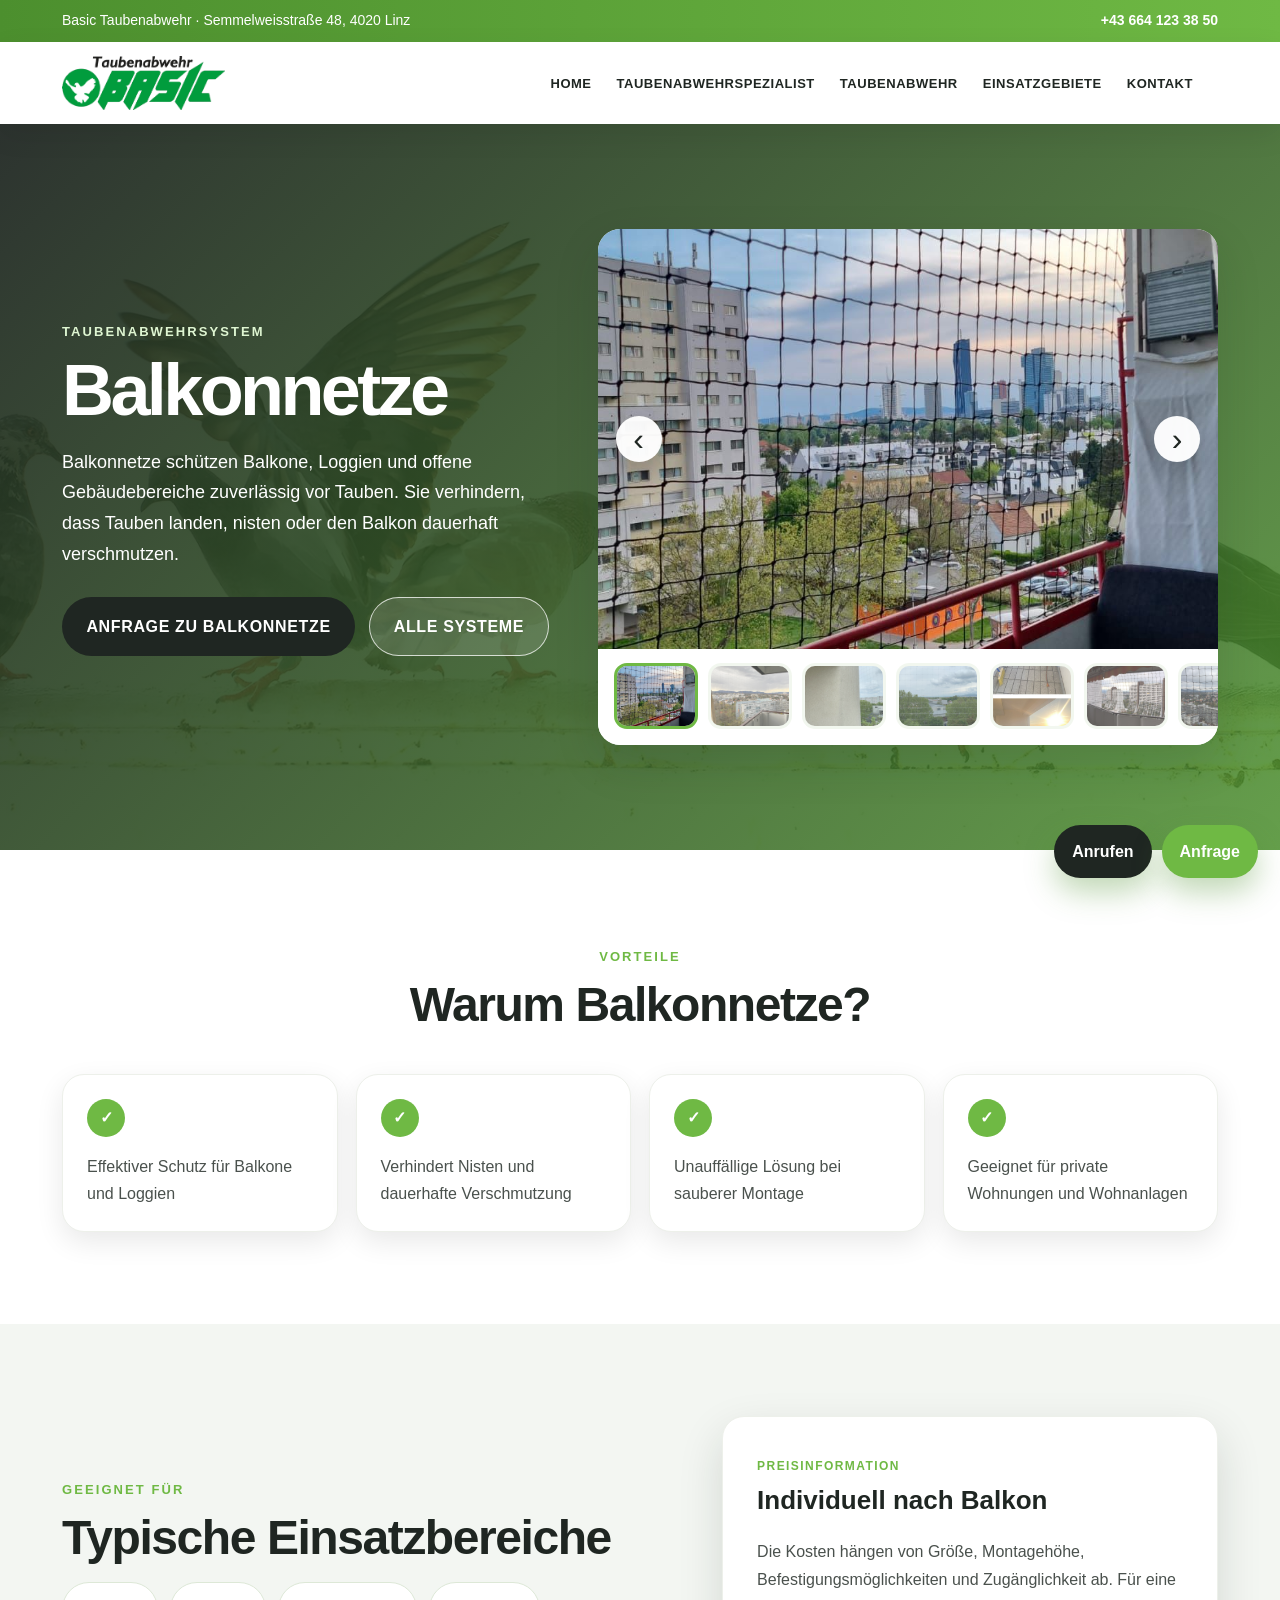
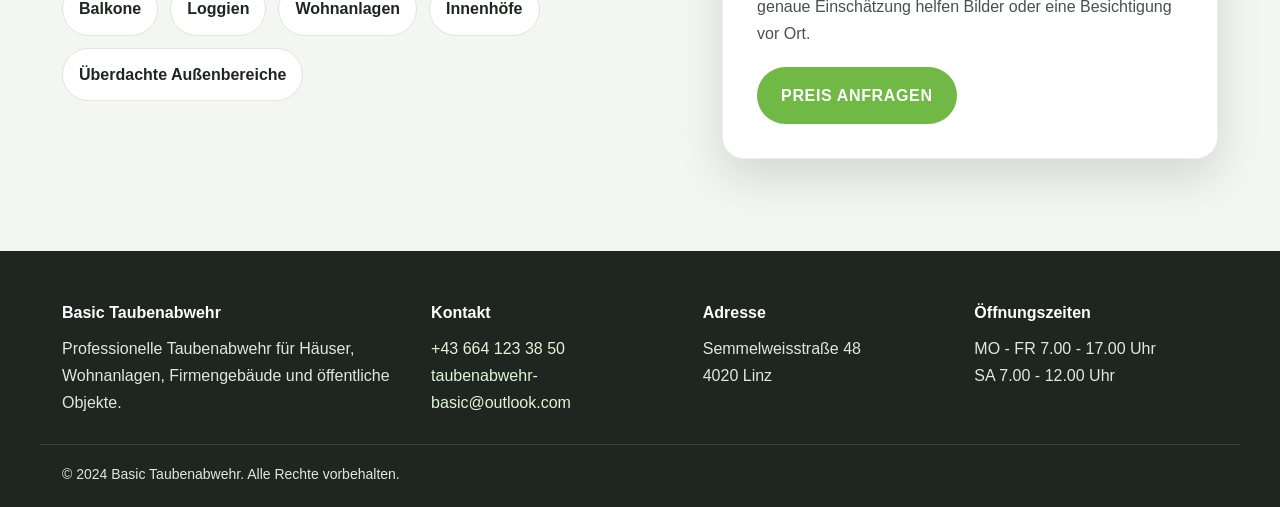
<file: balkonnetze.html>
<!DOCTYPE html>
<html lang="de">
<head>
    <meta charset="UTF-8">
    <meta name="viewport" content="width=device-width, initial-scale=1.0">
    <meta name="description" content="Balkonnetze als professionelle Taubenabwehr in Oberösterreich.">
    <title>Balkonnetze - Basic Taubenabwehr</title>
    <link rel="stylesheet" href="styles.css">
</head>

<body>
<header>
    <div class="header-top">
        <div class="container header-top-inner">
            <span class="notranslate">Basic Taubenabwehr · Semmelweisstraße 48, 4020 Linz</span>
            <a class="notranslate" href="tel:+436641233850">+43 664 123 38 50</a>
        </div>
    </div>

    <nav class="navbar">
        <div class="container nav-container">
            <a class="logo" href="index.html" aria-label="Zur Startseite">
                <img src="img/logo.png" alt="Basic Taubenabwehr Logo">
            </a>

            <button class="mobile-toggle" aria-label="Menü öffnen" type="button">
                <span></span>
                <span></span>
                <span></span>
            </button>

            <ul class="nav-menu">
                <li><a href="index.html" data-page="index.html">Home</a></li>
                <li><a href="ueber-uns.html" data-page="ueber-uns.html">Taubenabwehrspezialist</a></li>

                <li class="dropdown">
                    <a href="taubenabwehr.html" data-page="taubenabwehr.html">Taubenabwehr</a>
                    <ul class="dropdown-menu">
                        <li><a href="spikes.html" data-page="spikes.html">Spikes</a></li>
                        <li><a href="spanndrahtsysteme.html" data-page="spanndrahtsysteme.html">Spanndrahtsysteme</a></li>
                        <li><a href="netze.html" data-page="netze.html">Netze</a></li>
                        <li><a href="balkonnetze.html" data-page="balkonnetze.html">Balkonnetze</a></li>
                        <li><a href="pv-anlagen.html" data-page="pv-anlagen.html">PV-Anlagen</a></li>
                        <li><a href="elektrosysteme.html" data-page="elektrosysteme.html">Elektrosysteme</a></li>
                        <li><a href="ultraschall.html" data-page="ultraschall.html">Ultraschall</a></li>
                    </ul>
                </li>

                <li><a href="einsatzgebiete.html" data-page="einsatzgebiete.html">Einsatzgebiete</a></li>
                <li><a href="kontakt.html" data-page="kontakt.html">Kontakt</a></li>

                <li class="language-item">
                    <div class="gtranslate_wrapper"></div>
                </li>
            </ul>
        </div>
    </nav>
</header>

<main>
    <section class="detail-hero">
        <div class="container detail-grid">
            <div class="reveal">
                <span class="eyebrow light">Taubenabwehrsystem</span>
                <h1>Balkonnetze</h1>
                <p>
                    Balkonnetze schützen Balkone, Loggien und offene Gebäudebereiche zuverlässig vor Tauben.
                    Sie verhindern, dass Tauben landen, nisten oder den Balkon dauerhaft verschmutzen.
                </p>

                <div class="hero-actions">
                    <a class="btn-primary" href="kontakt.html?system=Balkonnetze">Anfrage zu Balkonnetze</a>
                    <a class="btn-ghost" href="taubenabwehr.html">Alle Systeme</a>
                </div>
            </div>

            <div class="system-slider reveal balkonnetze-slider" data-slider>
                <div class="slides">
                    <div class="slide active">
                        <img src="img/balkonnetze/balkonnetze-1.png" alt="Balkonnetze Beispiel 1">
                    </div>

                    <div class="slide">
                        <img src="img/balkonnetze/balkonnetze-2.png" alt="Balkonnetze Beispiel 2">
                    </div>

                    <div class="slide">
                        <img src="img/balkonnetze/balkonnetze-3.png" alt="Balkonnetze Beispiel 3">
                    </div>

                    <div class="slide">
                        <img src="img/balkonnetze/balkonnetze-4.png" alt="Balkonnetze Beispiel 4">
                    </div>

                    <div class="slide">
                        <img src="img/balkonnetze/balkonnetze-5.png" alt="Balkonnetze Beispiel 5">
                    </div>

                    <div class="slide">
                        <img src="img/balkonnetze/balkonnetze-6.png" alt="Balkonnetze Beispiel 6">
                    </div>

                    <div class="slide">
                        <img src="img/balkonnetze/balkonnetze-7.png" alt="Balkonnetze Beispiel 7">
                    </div>

                    <div class="slide">
                        <img src="img/balkonnetze/balkonnetze-8.png" alt="Balkonnetze Beispiel 8">
                    </div>

                    <div class="slide">
                        <img src="img/balkonnetze/balkonnetze-9.png" alt="Balkonnetze Beispiel 9">
                    </div>

                    <div class="slide">
                        <img src="img/balkonnetze/balkonnetze-10.png" alt="Balkonnetze Beispiel 10">
                    </div>

                    <div class="slide">
                        <img src="img/balkonnetze/balkonnetze-11.png" alt="Balkonnetze Beispiel 11">
                    </div>

                    <div class="slide">
                        <img src="img/balkonnetze/balkonnetze-12.png" alt="Balkonnetze Beispiel 12">
                    </div>

                    <div class="slide">
                        <img src="img/balkonnetze/balkonnetze-13.png" alt="Balkonnetze Beispiel 13">
                    </div>

                    <div class="slide">
                        <img src="img/balkonnetze/balkonnetze-14.png" alt="Balkonnetze Beispiel 14">
                    </div>
                </div>

                <button class="slider-btn prev" type="button" aria-label="Vorheriges Bild">‹</button>
                <button class="slider-btn next" type="button" aria-label="Nächstes Bild">›</button>

                <div class="slider-thumbs">
                    <button class="thumb active" data-slide="0" type="button">
                        <img src="img/balkonnetze/balkonnetze-1.png" alt="Balkonnetze Vorschaubild 1">
                    </button>

                    <button class="thumb" data-slide="1" type="button">
                        <img src="img/balkonnetze/balkonnetze-2.png" alt="Balkonnetze Vorschaubild 2">
                    </button>

                    <button class="thumb" data-slide="2" type="button">
                        <img src="img/balkonnetze/balkonnetze-3.png" alt="Balkonnetze Vorschaubild 3">
                    </button>

                    <button class="thumb" data-slide="3" type="button">
                        <img src="img/balkonnetze/balkonnetze-4.png" alt="Balkonnetze Vorschaubild 4">
                    </button>

                    <button class="thumb" data-slide="4" type="button">
                        <img src="img/balkonnetze/balkonnetze-5.png" alt="Balkonnetze Vorschaubild 5">
                    </button>

                    <button class="thumb" data-slide="5" type="button">
                        <img src="img/balkonnetze/balkonnetze-6.png" alt="Balkonnetze Vorschaubild 6">
                    </button>

                    <button class="thumb" data-slide="6" type="button">
                        <img src="img/balkonnetze/balkonnetze-7.png" alt="Balkonnetze Vorschaubild 7">
                    </button>

                    <button class="thumb" data-slide="7" type="button">
                        <img src="img/balkonnetze/balkonnetze-8.png" alt="Balkonnetze Vorschaubild 8">
                    </button>

                    <button class="thumb" data-slide="8" type="button">
                        <img src="img/balkonnetze/balkonnetze-9.png" alt="Balkonnetze Vorschaubild 9">
                    </button>

                    <button class="thumb" data-slide="9" type="button">
                        <img src="img/balkonnetze/balkonnetze-10.png" alt="Balkonnetze Vorschaubild 10">
                    </button>

                    <button class="thumb" data-slide="10" type="button">
                        <img src="img/balkonnetze/balkonnetze-11.png" alt="Balkonnetze Vorschaubild 11">
                    </button>

                    <button class="thumb" data-slide="11" type="button">
                        <img src="img/balkonnetze/balkonnetze-12.png" alt="Balkonnetze Vorschaubild 12">
                    </button>

                    <button class="thumb" data-slide="12" type="button">
                        <img src="img/balkonnetze/balkonnetze-13.png" alt="Balkonnetze Vorschaubild 13">
                    </button>

                    <button class="thumb" data-slide="13" type="button">
                        <img src="img/balkonnetze/balkonnetze-14.png" alt="Balkonnetze Vorschaubild 14">
                    </button>
                </div>
            </div>
        </div>
    </section>

    <section class="section-padding">
        <div class="container">
            <div class="section-heading reveal">
                <span class="eyebrow">Vorteile</span>
                <h2>Warum Balkonnetze?</h2>
            </div>

            <div class="benefits-grid">
                <div class="benefit-card reveal">
                    <span>✓</span>
                    <p>Effektiver Schutz für Balkone und Loggien</p>
                </div>

                <div class="benefit-card reveal">
                    <span>✓</span>
                    <p>Verhindert Nisten und dauerhafte Verschmutzung</p>
                </div>

                <div class="benefit-card reveal">
                    <span>✓</span>
                    <p>Unauffällige Lösung bei sauberer Montage</p>
                </div>

                <div class="benefit-card reveal">
                    <span>✓</span>
                    <p>Geeignet für private Wohnungen und Wohnanlagen</p>
                </div>
            </div>
        </div>
    </section>

    <section class="section-padding muted">
        <div class="container split-layout">
            <div class="reveal">
                <span class="eyebrow">Geeignet für</span>
                <h2>Typische Einsatzbereiche</h2>

                <ul class="pill-list">
                    <li>Balkone</li>
                    <li>Loggien</li>
                    <li>Wohnanlagen</li>
                    <li>Innenhöfe</li>
                    <li>Überdachte Außenbereiche</li>
                </ul>
            </div>

            <div class="price-box reveal">
                <span>Preisinformation</span>
                <h3>Individuell nach Balkon</h3>
                <p>
                    Die Kosten hängen von Größe, Montagehöhe, Befestigungsmöglichkeiten und Zugänglichkeit ab.
                    Für eine genaue Einschätzung helfen Bilder oder eine Besichtigung vor Ort.
                </p>
                <a class="btn-secondary" href="kontakt.html?system=Balkonnetze">Preis anfragen</a>
            </div>
        </div>
    </section>
</main>

<div class="sticky-actions">
    <a class="notranslate" href="tel:+436641233850" aria-label="Jetzt anrufen">Anrufen</a>
    <a href="kontakt.html" aria-label="Anfrage senden">Anfrage</a>
</div>

<footer>
    <div class="container footer-grid">
        <div>
            <strong>Basic Taubenabwehr</strong>
            <p>Professionelle Taubenabwehr für Häuser, Wohnanlagen, Firmengebäude und öffentliche Objekte.</p>
        </div>

        <div>
            <strong>Kontakt</strong>
            <p>
                <a class="notranslate" href="tel:+436641233850">+43 664 123 38 50</a><br>
                <a class="notranslate" href="mailto:taubenabwehr-basic@outlook.com">taubenabwehr-basic@outlook.com</a>
            </p>
        </div>

        <div>
            <strong>Adresse</strong>
            <p class="notranslate">
                Semmelweisstraße 48<br>
                4020 Linz
            </p>
        </div>

        <div>
            <strong>Öffnungszeiten</strong>
            <p>
                MO - FR 7.00 - 17.00 Uhr<br>
                SA 7.00 - 12.00 Uhr
            </p>
        </div>
    </div>

    <div class="container footer-bottom">
        <p>&copy; 2024 Basic Taubenabwehr. Alle Rechte vorbehalten.</p>
    </div>
</footer>

<script>
    window.gtranslateSettings = {
        default_language: "de",
        native_language_names: true,
        detect_browser_language: false,
        languages: ["de", "en", "bs"],
        wrapper_selector: ".gtranslate_wrapper",
        switcher_horizontal_position: "inline",
        flag_style: "3d"
    };
</script>
<script src="https://cdn.gtranslate.net/widgets/latest/flags.js" defer></script>
<script src="script.js"></script>
</body>
</html>
</file>
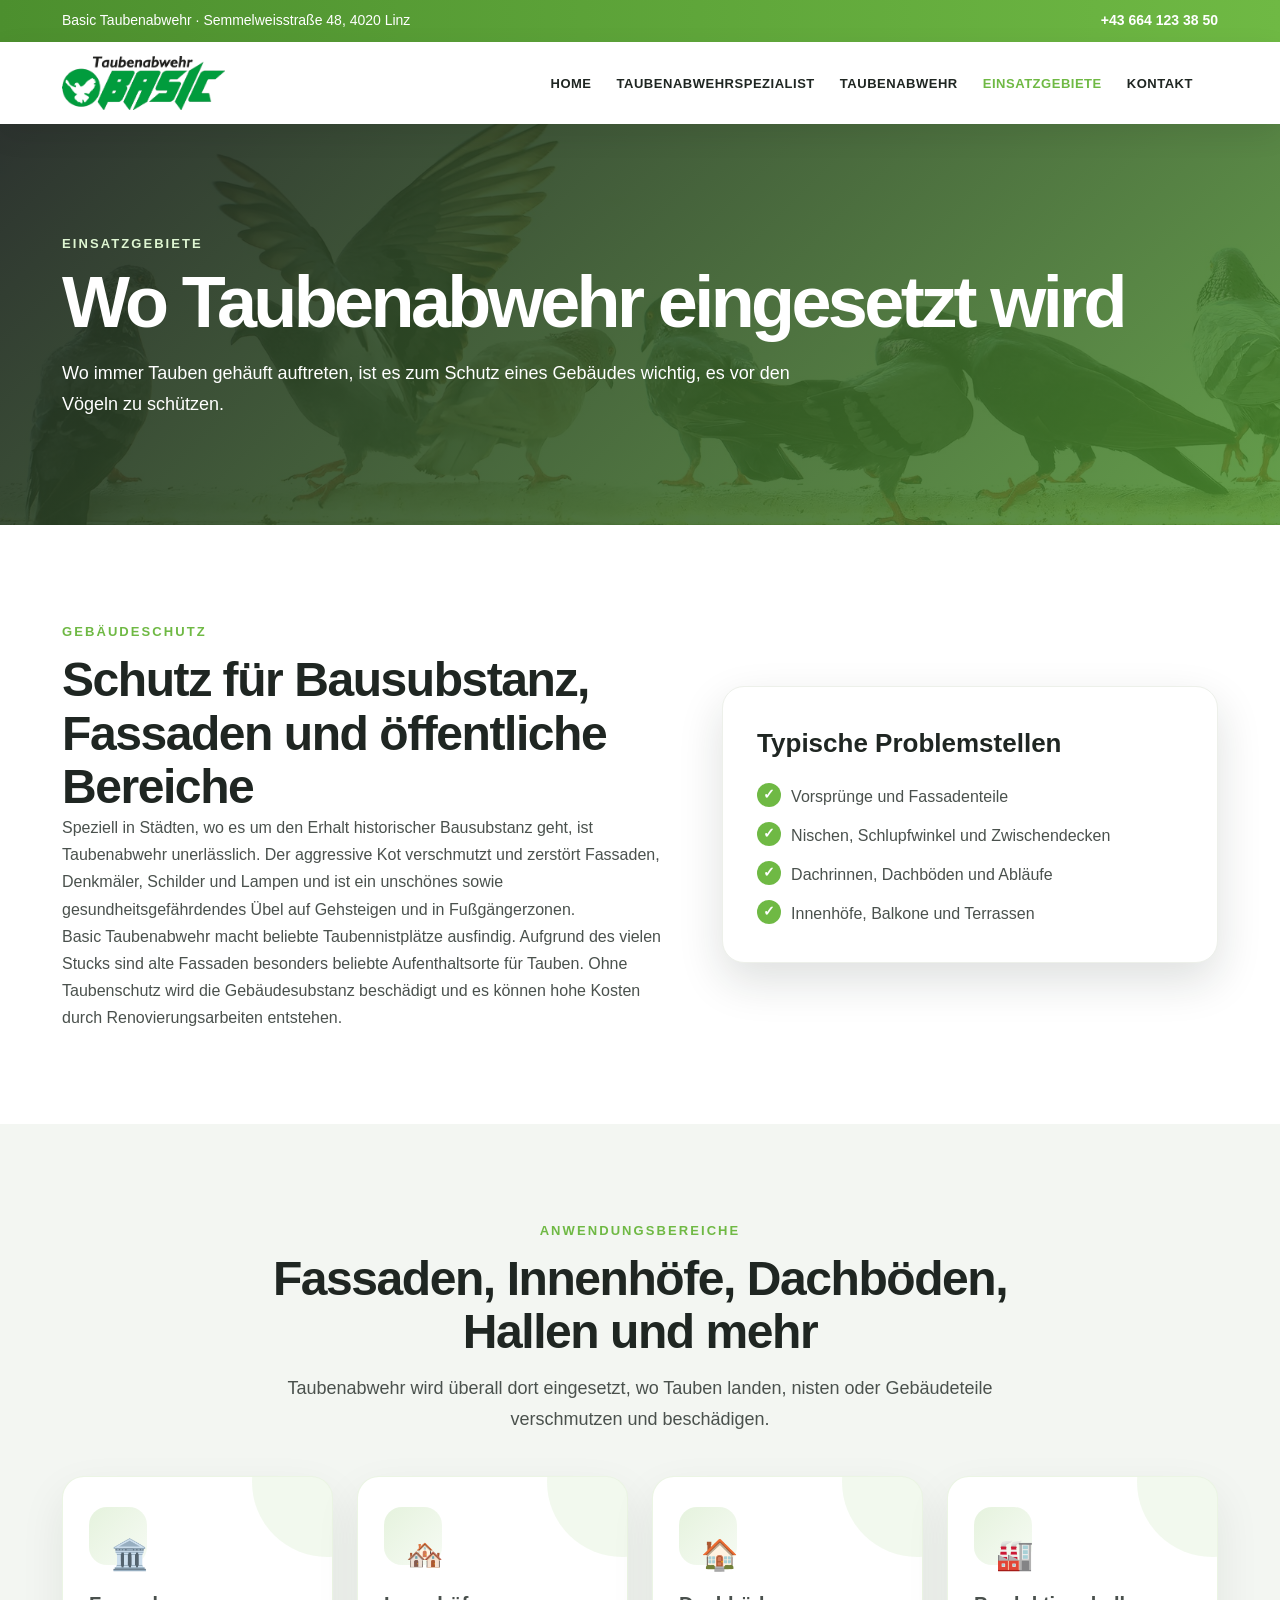
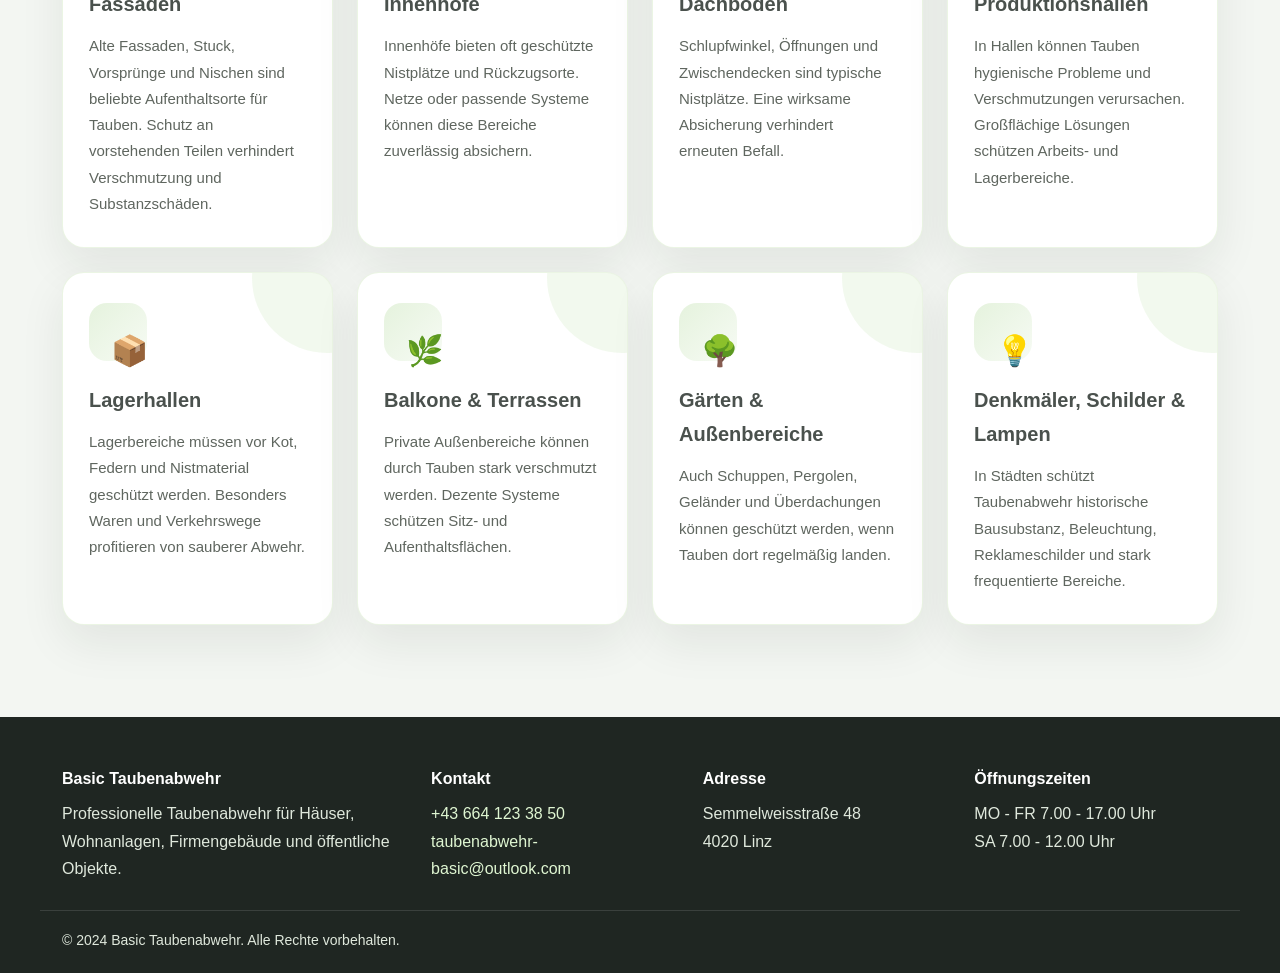
<file: einsatzgebiete.html>
<!DOCTYPE html><html lang="de"><head><meta charset="UTF-8"><meta name="viewport" content="width=device-width, initial-scale=1.0"><meta name="description" content="Professionelle Taubenabwehr in Oberösterreich."><title>Einsatzgebiete der Taubenabwehr</title><link rel="stylesheet" href="styles.css"></head><body><header>
  <div class="header-top"><div class="container header-top-inner"><span>Basic Taubenabwehr · Semmelweisstraße 48, 4020 Linz</span><a href="tel:+436641233850">+43 664 123 38 50</a></div></div>
  <nav class="navbar">
    <div class="container nav-container">
      <a class="logo" href="index.html" aria-label="Zur Startseite"><img src="img/logo.png" alt="Basic Taubenabwehr Logo"></a>
      <button class="mobile-toggle" aria-label="Menü öffnen" type="button"><span></span><span></span><span></span></button>
      <ul class="nav-menu">
        <li><a href="index.html" data-page="index.html">Home</a></li>
        <li><a href="ueber-uns.html" data-page="ueber-uns.html">Taubenabwehrspezialist</a></li>
        <li class="dropdown"><a href="taubenabwehr.html" data-page="taubenabwehr.html">Taubenabwehr</a>
          <ul class="dropdown-menu">
            <li><a href="spikes.html" data-page="spikes.html">Spikes</a></li>
            <li><a href="spanndrahtsysteme.html" data-page="spanndrahtsysteme.html">Spanndrahtsysteme</a></li>
            <li><a href="netze.html" data-page="netze.html">Netze</a></li>
            <li><a href="balkonnetze.html" data-page="balkonnetze.html">Balkonnetze</a></li>
            <li><a href="elektrosysteme.html" data-page="elektrosysteme.html">Elektrosysteme</a></li>
            <li><a href="ultraschall.html" data-page="ultraschall.html">Ultraschall</a></li>
          </ul>
        </li>
        <li><a href="einsatzgebiete.html" data-page="einsatzgebiete.html">Einsatzgebiete</a></li>
        <li><a href="kontakt.html" data-page="kontakt.html">Kontakt</a></li>

        <li class="language-item">
          <div class="gtranslate_wrapper"></div>
        </li>
      </ul>
    </div>
  </nav>
</header><section class="page-hero"><div class="container"><span class="eyebrow light">Einsatzgebiete</span><h1>Wo Taubenabwehr eingesetzt wird</h1><p>Wo immer Tauben gehäuft auftreten, ist es zum Schutz eines Gebäudes wichtig, es vor den Vögeln zu schützen.</p></div></section>
<section class="section-padding"><div class="container split-layout"><div class="reveal"><span class="eyebrow">Gebäudeschutz</span><h2>Schutz für Bausubstanz, Fassaden und öffentliche Bereiche</h2><p>Speziell in Städten, wo es um den Erhalt historischer Bausubstanz geht, ist Taubenabwehr unerlässlich. Der aggressive Kot verschmutzt und zerstört Fassaden, Denkmäler, Schilder und Lampen und ist ein unschönes sowie gesundheitsgefährdendes Übel auf Gehsteigen und in Fußgängerzonen.</p><p>Basic Taubenabwehr macht beliebte Taubennistplätze ausfindig. Aufgrund des vielen Stucks sind alte Fassaden besonders beliebte Aufenthaltsorte für Tauben. Ohne Taubenschutz wird die Gebäudesubstanz beschädigt und es können hohe Kosten durch Renovierungsarbeiten entstehen.</p></div><div class="info-panel reveal"><h3>Typische Problemstellen</h3><ul class="check-list"><li>Vorsprünge und Fassadenteile</li><li>Nischen, Schlupfwinkel und Zwischendecken</li><li>Dachrinnen, Dachböden und Abläufe</li><li>Innenhöfe, Balkone und Terrassen</li></ul></div></div></section>
<section class="section-padding muted">
  <div class="container">
    <div class="section-heading reveal">
      <span class="eyebrow">Anwendungsbereiche</span>
      <h2>Fassaden, Innenhöfe, Dachböden, Hallen und mehr</h2>
      <p>Taubenabwehr wird überall dort eingesetzt, wo Tauben landen, nisten oder Gebäudeteile verschmutzen und beschädigen.</p>
    </div>

    <div class="area-grid clean-cards">
      <article class="area-card reveal">
        <div class="area-icon">🏛️</div>
        <h3>Fassaden</h3>
        <p>Alte Fassaden, Stuck, Vorsprünge und Nischen sind beliebte Aufenthaltsorte für Tauben. Schutz an vorstehenden Teilen verhindert Verschmutzung und Substanzschäden.</p>
      </article>

      <article class="area-card reveal">
        <div class="area-icon">🏘️</div>
        <h3>Innenhöfe</h3>
        <p>Innenhöfe bieten oft geschützte Nistplätze und Rückzugsorte. Netze oder passende Systeme können diese Bereiche zuverlässig absichern.</p>
      </article>

      <article class="area-card reveal">
        <div class="area-icon">🏠</div>
        <h3>Dachböden</h3>
        <p>Schlupfwinkel, Öffnungen und Zwischendecken sind typische Nistplätze. Eine wirksame Absicherung verhindert erneuten Befall.</p>
      </article>

      <article class="area-card reveal">
        <div class="area-icon">🏭</div>
        <h3>Produktionshallen</h3>
        <p>In Hallen können Tauben hygienische Probleme und Verschmutzungen verursachen. Großflächige Lösungen schützen Arbeits- und Lagerbereiche.</p>
      </article>

      <article class="area-card reveal">
        <div class="area-icon">📦</div>
        <h3>Lagerhallen</h3>
        <p>Lagerbereiche müssen vor Kot, Federn und Nistmaterial geschützt werden. Besonders Waren und Verkehrswege profitieren von sauberer Abwehr.</p>
      </article>

      <article class="area-card reveal">
        <div class="area-icon">🌿</div>
        <h3>Balkone & Terrassen</h3>
        <p>Private Außenbereiche können durch Tauben stark verschmutzt werden. Dezente Systeme schützen Sitz- und Aufenthaltsflächen.</p>
      </article>

      <article class="area-card reveal">
        <div class="area-icon">🌳</div>
        <h3>Gärten & Außenbereiche</h3>
        <p>Auch Schuppen, Pergolen, Geländer und Überdachungen können geschützt werden, wenn Tauben dort regelmäßig landen.</p>
      </article>

      <article class="area-card reveal">
        <div class="area-icon">💡</div>
        <h3>Denkmäler, Schilder & Lampen</h3>
        <p>In Städten schützt Taubenabwehr historische Bausubstanz, Beleuchtung, Reklameschilder und stark frequentierte Bereiche.</p>
      </article>
    </div>
  </div>
</section>
<footer>
  <div class="container footer-grid">
    <div><strong>Basic Taubenabwehr</strong><p>Professionelle Taubenabwehr für Häuser, Wohnanlagen, Firmengebäude und öffentliche Objekte.</p></div>
    <div><strong>Kontakt</strong><p><a href="tel:+436641233850">+43 664 123 38 50</a><br><a href="mailto:taubenabwehr-basic@outlook.com">taubenabwehr-basic@outlook.com</a></p></div>
    <div><strong>Adresse</strong><p>Semmelweisstraße 48<br>4020 Linz</p></div>
    <div><strong>Öffnungszeiten</strong><p>MO - FR 7.00 - 17.00 Uhr<br>SA 7.00 - 12.00 Uhr</p></div>
  </div>
  <div class="container footer-bottom"><p>&copy; 2024 Basic Taubenabwehr. Alle Rechte vorbehalten.</p></div>
</footer>
<script>
  window.gtranslateSettings = {
    default_language: "de",
    native_language_names: true,
    detect_browser_language: false,
    languages: ["de", "en", "bs"],
    wrapper_selector: ".gtranslate_wrapper",
    switcher_horizontal_position: "inline",
    flag_style: "3d"
  };
</script>
<script src="https://cdn.gtranslate.net/widgets/latest/flags.js" defer></script>
<script src="script.js"></script>
</body></html>
</file>
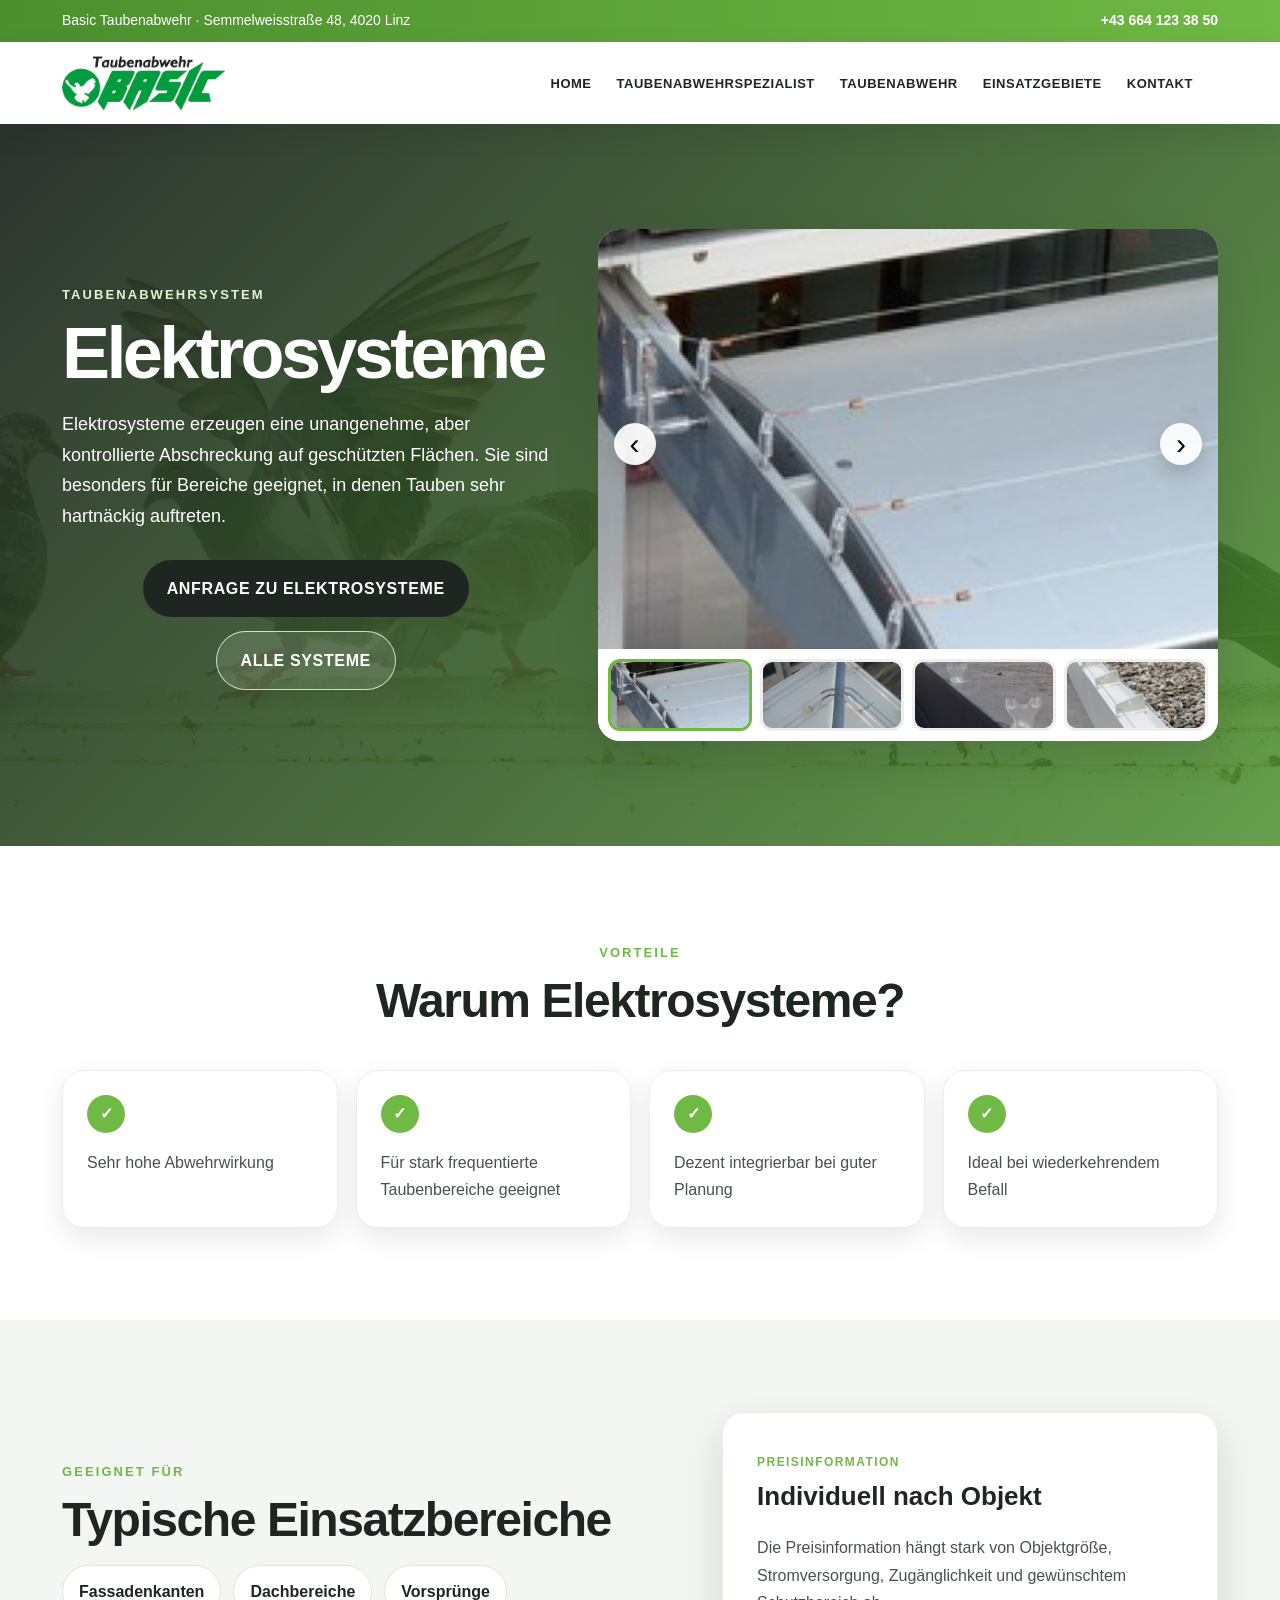
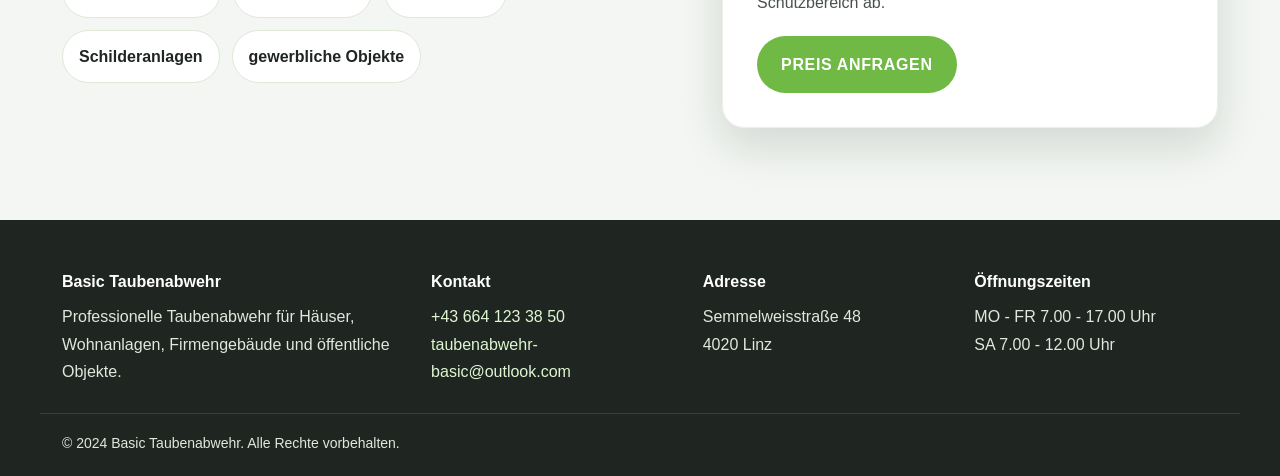
<file: elektrosysteme.html>
<!DOCTYPE html><html lang="de"><head><meta charset="UTF-8"><meta name="viewport" content="width=device-width, initial-scale=1.0"><meta name="description" content="Professionelle Taubenabwehr in Oberösterreich."><title>Elektrosysteme - Basic Taubenabwehr</title><link rel="stylesheet" href="styles.css"></head><body><header>
  <div class="header-top"><div class="container header-top-inner"><span>Basic Taubenabwehr · Semmelweisstraße 48, 4020 Linz</span><a href="tel:+436641233850">+43 664 123 38 50</a></div></div>
  <nav class="navbar">
    <div class="container nav-container">
      <a class="logo" href="index.html" aria-label="Zur Startseite"><img src="img/logo.png" alt="Basic Taubenabwehr Logo"></a>
      <button class="mobile-toggle" aria-label="Menü öffnen" type="button"><span></span><span></span><span></span></button>
      <ul class="nav-menu">
        <li><a href="index.html" data-page="index.html">Home</a></li>
        <li><a href="ueber-uns.html" data-page="ueber-uns.html">Taubenabwehrspezialist</a></li>
        <li class="dropdown"><a href="taubenabwehr.html" data-page="taubenabwehr.html">Taubenabwehr</a>
          <ul class="dropdown-menu">
            <li><a href="spikes.html" data-page="spikes.html">Spikes</a></li>
            <li><a href="spanndrahtsysteme.html" data-page="spanndrahtsysteme.html">Spanndrahtsysteme</a></li>
            <li><a href="netze.html" data-page="netze.html">Netze</a></li>
            <li><a href="balkonnetze.html" data-page="balkonnetze.html">Balkonnetze</a></li>
            <li><a href="elektrosysteme.html" data-page="elektrosysteme.html">Elektrosysteme</a></li>
            <li><a href="ultraschall.html" data-page="ultraschall.html">Ultraschall</a></li>
            <li><a href="pv-anlagen.html" data-page="pv-anlagen.html">PV-Anlagen</a></li>
          </ul>
        </li>
        <li><a href="einsatzgebiete.html" data-page="einsatzgebiete.html">Einsatzgebiete</a></li>
        <li><a href="kontakt.html" data-page="kontakt.html">Kontakt</a></li>
        <li class="language-item">
          <div class="gtranslate_wrapper"></div>
        </li>
      </ul>
    </div>
  </nav>
</header><section class="detail-hero"><div class="container detail-grid"><div class="reveal"><span class="eyebrow light">Taubenabwehrsystem</span><h1>Elektrosysteme</h1><p>Elektrosysteme erzeugen eine unangenehme, aber kontrollierte Abschreckung auf geschützten Flächen. Sie sind besonders für Bereiche geeignet, in denen Tauben sehr hartnäckig auftreten.</p><div class="hero-actions"><a class="btn-primary" href="kontakt.html?system=Elektrosysteme">Anfrage zu Elektrosysteme</a><a class="btn-ghost" href="taubenabwehr.html">Alle Systeme</a></div></div><div class="system-slider reveal" data-slider><div class="slides"><div class="slide active"><img src="img/elektrosysteme/elektro-1.png" alt="Elektrosysteme Beispiel 1"></div><div class="slide"><img src="img/elektrosysteme/elektro-2.png" alt="Elektrosysteme Beispiel 2"></div><div class="slide"><img src="img/elektrosysteme/elektro-3.png" alt="Elektrosysteme Beispiel 3"></div><div class="slide"><img src="img/elektrosysteme/elektro-4.png" alt="Elektrosysteme Beispiel 4"></div></div><button class="slider-btn prev" type="button" aria-label="Vorheriges Bild">‹</button><button class="slider-btn next" type="button" aria-label="Nächstes Bild">›</button><div class="slider-thumbs"><button class="thumb active" data-slide="0"><img src="img/elektrosysteme/elektro-1.png" alt="Elektrosysteme Vorschaubild 1"></button><button class="thumb" data-slide="1"><img src="img/elektrosysteme/elektro-2.png" alt="Elektrosysteme Vorschaubild 2"></button><button class="thumb" data-slide="2"><img src="img/elektrosysteme/elektro-3.png" alt="Elektrosysteme Vorschaubild 3"></button><button class="thumb" data-slide="3"><img src="img/elektrosysteme/elektro-4.png" alt="Elektrosysteme Vorschaubild 4"></button></div></div></div></section>
<section class="section-padding"><div class="container"><div class="section-heading reveal"><span class="eyebrow">Vorteile</span><h2>Warum Elektrosysteme?</h2></div><div class="benefits-grid"><div class="benefit-card reveal"><span>✓</span><p>Sehr hohe Abwehrwirkung</p></div><div class="benefit-card reveal"><span>✓</span><p>Für stark frequentierte Taubenbereiche geeignet</p></div><div class="benefit-card reveal"><span>✓</span><p>Dezent integrierbar bei guter Planung</p></div><div class="benefit-card reveal"><span>✓</span><p>Ideal bei wiederkehrendem Befall</p></div></div></div></section>
<section class="section-padding muted"><div class="container split-layout"><div class="reveal"><span class="eyebrow">Geeignet für</span><h2>Typische Einsatzbereiche</h2><ul class="pill-list"><li>Fassadenkanten</li><li>Dachbereiche</li><li>Vorsprünge</li><li>Schilderanlagen</li><li>gewerbliche Objekte</li></ul></div><div class="price-box reveal"><span>Preisinformation</span><h3>Individuell nach Objekt</h3><p>Die Preisinformation hängt stark von Objektgröße, Stromversorgung, Zugänglichkeit und gewünschtem Schutzbereich ab.</p><a class="btn-secondary" href="kontakt.html?system=Elektrosysteme">Preis anfragen</a></div></div></section>
<footer>
  <div class="container footer-grid">
    <div><strong>Basic Taubenabwehr</strong><p>Professionelle Taubenabwehr für Häuser, Wohnanlagen, Firmengebäude und öffentliche Objekte.</p></div>
    <div><strong>Kontakt</strong><p><a href="tel:+436641233850">+43 664 123 38 50</a><br><a href="mailto:taubenabwehr-basic@outlook.com">taubenabwehr-basic@outlook.com</a></p></div>
    <div><strong>Adresse</strong><p>Semmelweisstraße 48<br>4020 Linz</p></div>
    <div><strong>Öffnungszeiten</strong><p>MO - FR 7.00 - 17.00 Uhr<br>SA 7.00 - 12.00 Uhr</p></div>
  </div>
  <div class="container footer-bottom"><p>&copy; 2024 Basic Taubenabwehr. Alle Rechte vorbehalten.</p></div>
</footer>
<script>
  window.gtranslateSettings = {
    default_language: "de",
    native_language_names: true,
    detect_browser_language: false,
    languages: ["de", "en", "bs"],
    wrapper_selector: ".gtranslate_wrapper",
    switcher_horizontal_position: "inline",
    flag_style: "3d"
  };
</script>
<script src="https://cdn.gtranslate.net/widgets/latest/flags.js" defer></script>
<script src="script.js"></script>
</body></html>
</file>
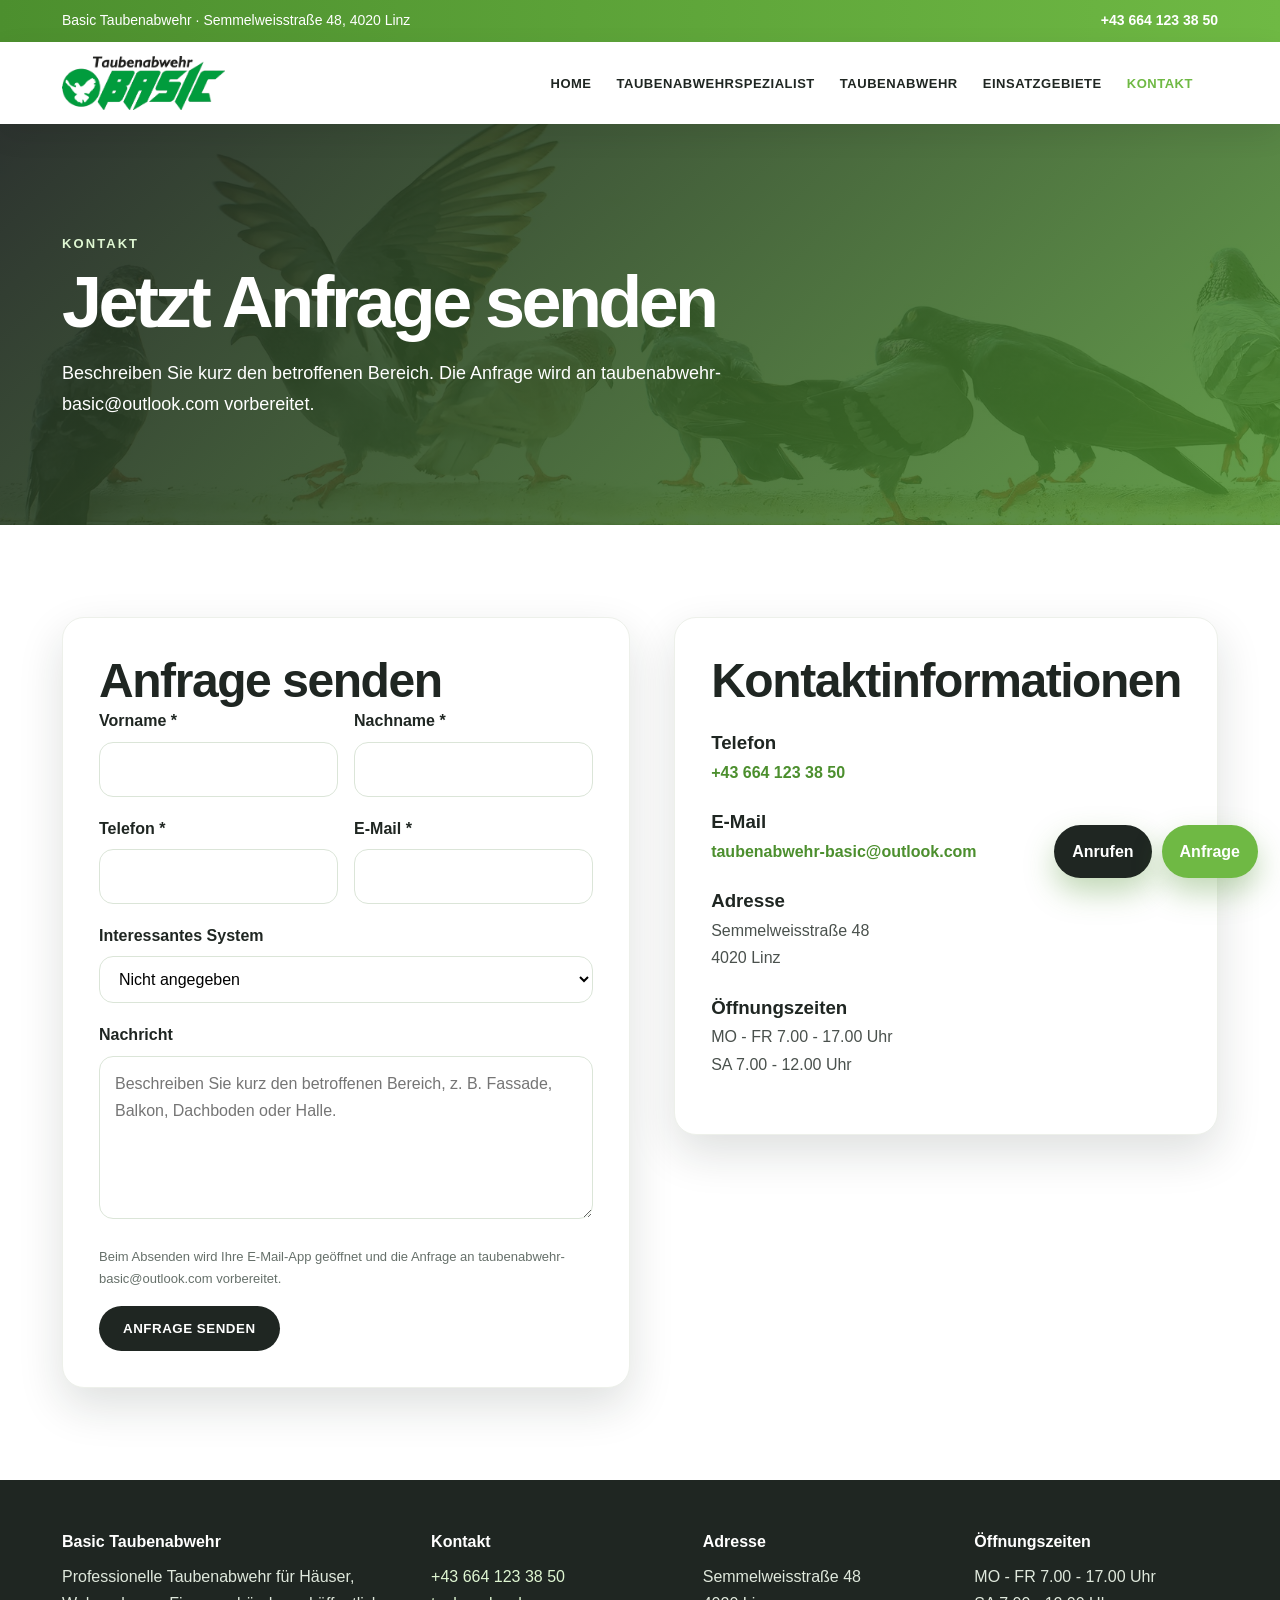
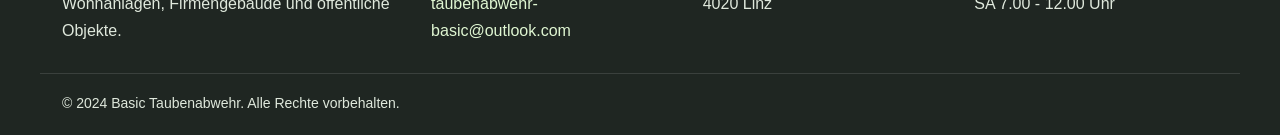
<file: kontakt.html>
<!DOCTYPE html><html lang="de"><head><meta charset="UTF-8"><meta name="viewport" content="width=device-width, initial-scale=1.0"><meta name="description" content="Professionelle Taubenabwehr in Oberösterreich."><title>Kontakt - Basic Taubenabwehr</title><link rel="stylesheet" href="styles.css"></head><body><header>
  <div class="header-top"><div class="container header-top-inner"><span>Basic Taubenabwehr · Semmelweisstraße 48, 4020 Linz</span><a href="tel:+436641233850">+43 664 123 38 50</a></div></div>
  <nav class="navbar">
    <div class="container nav-container">
      <a class="logo" href="index.html" aria-label="Zur Startseite"><img src="img/logo.png" alt="Basic Taubenabwehr Logo"></a>
      <button class="mobile-toggle" aria-label="Menü öffnen" type="button"><span></span><span></span><span></span></button>
      <ul class="nav-menu">
        <li><a href="index.html" data-page="index.html">Home</a></li>
        <li><a href="ueber-uns.html" data-page="ueber-uns.html">Taubenabwehrspezialist</a></li>
        <li class="dropdown"><a href="taubenabwehr.html" data-page="taubenabwehr.html">Taubenabwehr</a>
          <ul class="dropdown-menu">
            <li><a href="spikes.html" data-page="spikes.html">Spikes</a></li>
            <li><a href="spanndrahtsysteme.html" data-page="spanndrahtsysteme.html">Spanndrahtsysteme</a></li>
            <li><a href="netze.html" data-page="netze.html">Netze</a></li>
            <li><a href="balkonnetze.html" data-page="balkonnetze.html">Balkonnetze</a></li>
            <li><a href="elektrosysteme.html" data-page="elektrosysteme.html">Elektrosysteme</a></li>
            <li><a href="ultraschall.html" data-page="ultraschall.html">Ultraschall</a></li>
            <li><a href="pv-anlagen.html" data-page="pv-anlagen.html">PV-Anlagen</a></li>
          </ul>
        </li>
        <li><a href="einsatzgebiete.html" data-page="einsatzgebiete.html">Einsatzgebiete</a></li>
        <li><a href="kontakt.html" data-page="kontakt.html">Kontakt</a></li>

        <li class="language-item">
          <div class="gtranslate_wrapper"></div>
        </li>
      </ul>
    </div>
  </nav>
</header><section class="page-hero"><div class="container"><span class="eyebrow light">Kontakt</span><h1>Jetzt Anfrage senden</h1><p>Beschreiben Sie kurz den betroffenen Bereich. Die Anfrage wird an taubenabwehr-basic@outlook.com vorbereitet.</p></div></section>
<section class="contact section-padding"><div class="container contact-wrapper"><div class="contact-form reveal"><h2>Anfrage senden</h2><form id="contactForm" class="premium-form">
      <div class="form-row"><div class="form-group"><label for="vorname">Vorname *</label><input type="text" id="vorname" name="vorname" required></div><div class="form-group"><label for="nachname">Nachname *</label><input type="text" id="nachname" name="nachname" required></div></div>
      <div class="form-row"><div class="form-group"><label for="telefon">Telefon *</label><input type="tel" id="telefon" name="telefon" required></div><div class="form-group"><label for="email">E-Mail *</label><input type="email" id="email" name="email" required></div></div>
      <div class="form-group"><label for="system">Interessantes System</label><select id="system" name="system"><option value="Nicht angegeben">Nicht angegeben</option><option value="Spikes">Spikes</option><option value="Spanndrahtsysteme">Spanndrahtsysteme</option><option value="Netze">Netze</option><option value="Elektrosysteme">Elektrosysteme</option><option value="Ultraschall">Ultraschall</option></select></div>
      <div class="form-group"><label for="nachricht">Nachricht</label><textarea id="nachricht" name="nachricht" rows="5" placeholder="Beschreiben Sie kurz den betroffenen Bereich, z. B. Fassade, Balkon, Dachboden oder Halle."></textarea></div>
      <p class="form-note">Beim Absenden wird Ihre E-Mail-App geöffnet und die Anfrage an taubenabwehr-basic@outlook.com vorbereitet.</p>
      <button type="submit" class="btn-primary">Anfrage senden</button>
</form></div><div class="contact-info reveal"><h2>Kontaktinformationen</h2><div class="info-item"><h3>Telefon</h3><p><a href="tel:+436641233850">+43 664 123 38 50</a></p></div><div class="info-item"><h3>E-Mail</h3><p><a class="notranslate" href="mailto:taubenabwehr-basic@outlook.com">taubenabwehr-basic@outlook.com</a></p></div><div class="info-item"><h3>Adresse</h3><p>Semmelweisstraße 48<br>4020 Linz</p></div><div class="info-item"><h3>Öffnungszeiten</h3><p>MO - FR 7.00 - 17.00 Uhr<br>SA 7.00 - 12.00 Uhr</p></div></div></div></section><div class="sticky-actions"><a href="tel:+436641233850" aria-label="Jetzt anrufen">Anrufen</a><a href="kontakt.html" aria-label="Anfrage senden">Anfrage</a></div>
<footer>
  <div class="container footer-grid">
    <div><strong>Basic Taubenabwehr</strong><p>Professionelle Taubenabwehr für Häuser, Wohnanlagen, Firmengebäude und öffentliche Objekte.</p></div>
    <div><strong>Kontakt</strong><p><a href="tel:+436641233850">+43 664 123 38 50</a><br><a href="mailto:taubenabwehr-basic@outlook.com">taubenabwehr-basic@outlook.com</a></p></div>
    <div><strong>Adresse</strong><p>Semmelweisstraße 48<br>4020 Linz</p></div>
    <div><strong>Öffnungszeiten</strong><p>MO - FR 7.00 - 17.00 Uhr<br>SA 7.00 - 12.00 Uhr</p></div>
  </div>
  <div class="container footer-bottom"><p>&copy; 2024 Basic Taubenabwehr. Alle Rechte vorbehalten.</p></div>
</footer><script>
  window.gtranslateSettings = {
    default_language: "de",
    native_language_names: true,
    detect_browser_language: false,
    languages: ["de", "en", "bs"],
    wrapper_selector: ".gtranslate_wrapper",
    switcher_horizontal_position: "inline",
    flag_style: "3d"
  };
</script>
<script src="https://cdn.gtranslate.net/widgets/latest/flags.js" defer></script>
<script src="script.js"></script>
</body></html>
</file>
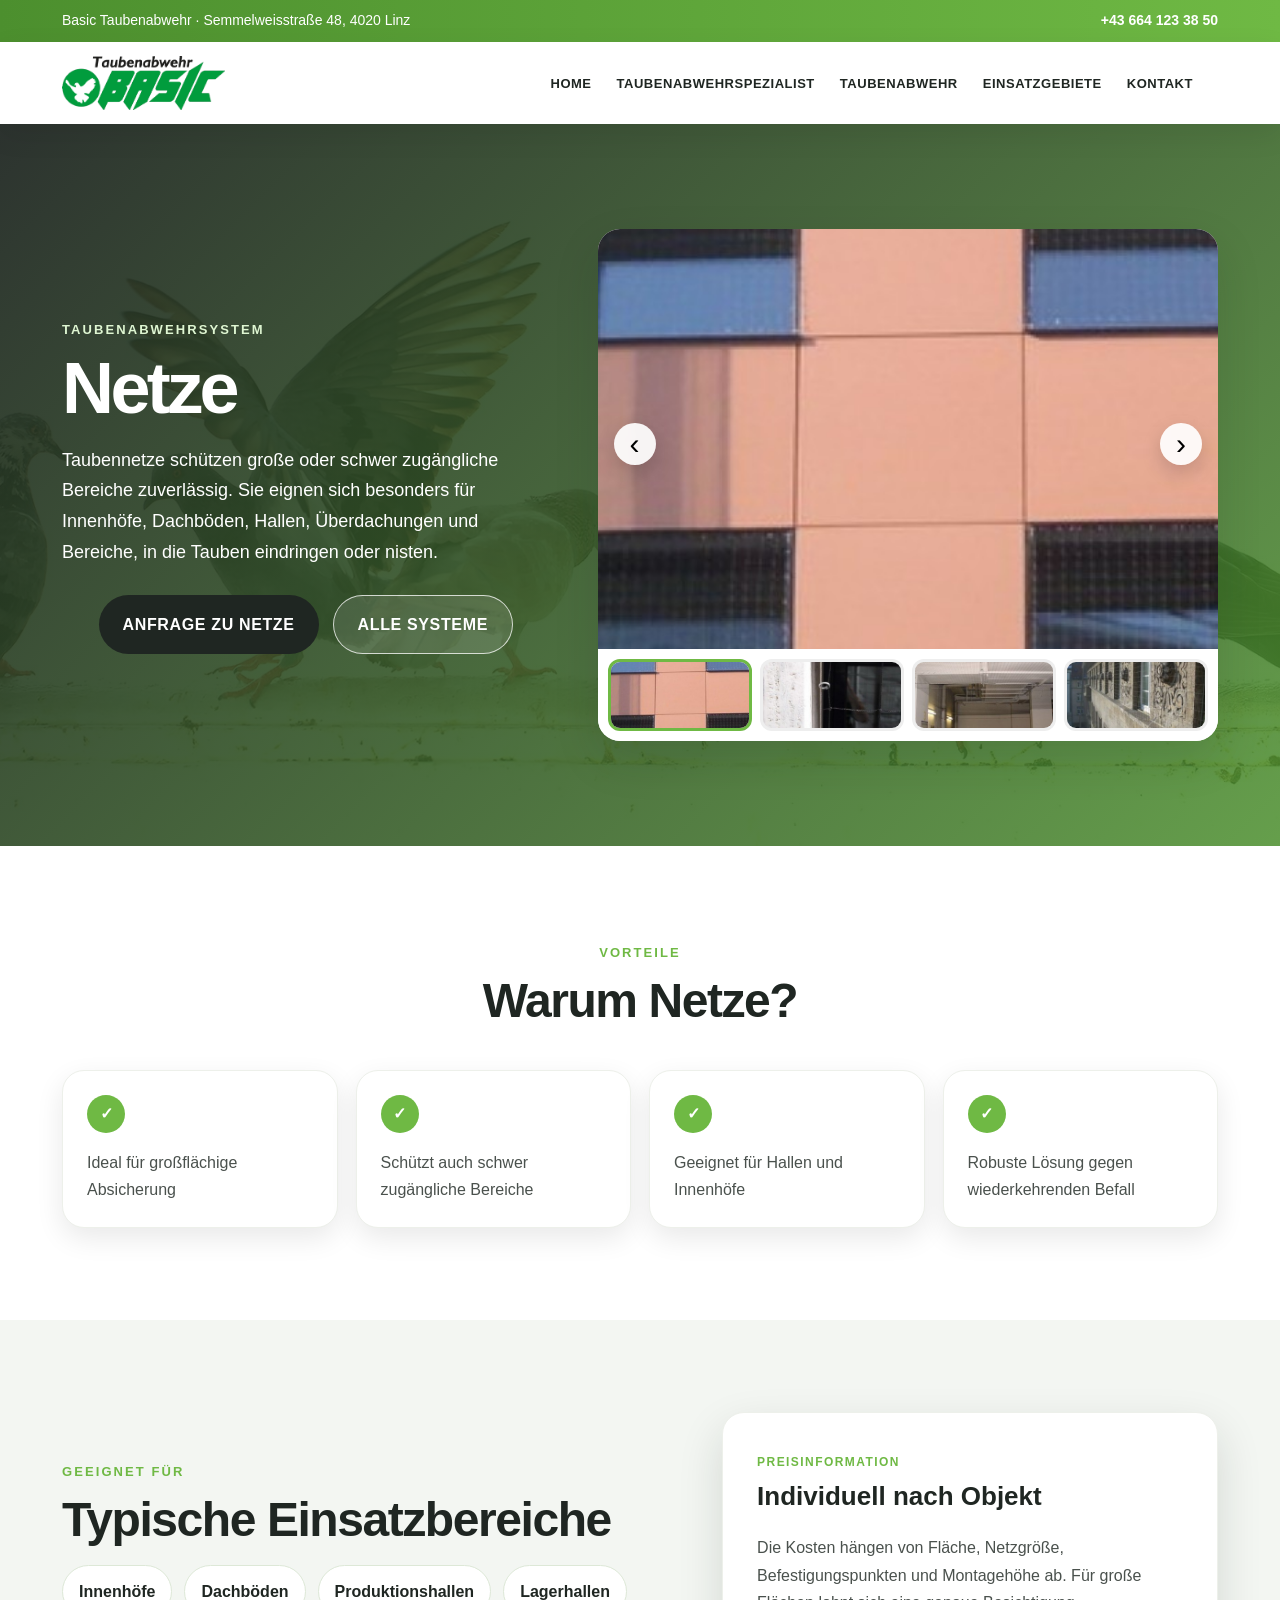
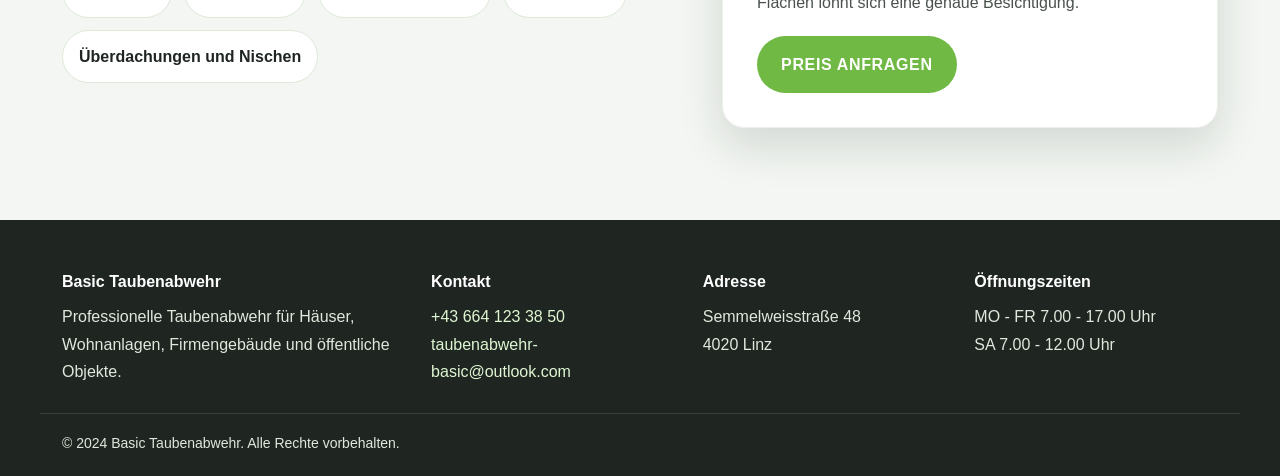
<file: netze.html>
<!DOCTYPE html><html lang="de"><head><meta charset="UTF-8"><meta name="viewport" content="width=device-width, initial-scale=1.0"><meta name="description" content="Professionelle Taubenabwehr in Oberösterreich."><title>Netze - Basic Taubenabwehr</title><link rel="stylesheet" href="styles.css"></head><body><header>
  <div class="header-top"><div class="container header-top-inner"><span>Basic Taubenabwehr · Semmelweisstraße 48, 4020 Linz</span><a href="tel:+436641233850">+43 664 123 38 50</a></div></div>
  <nav class="navbar">
    <div class="container nav-container">
      <a class="logo" href="index.html" aria-label="Zur Startseite"><img src="img/logo.png" alt="Basic Taubenabwehr Logo"></a>
      <button class="mobile-toggle" aria-label="Menü öffnen" type="button"><span></span><span></span><span></span></button>
      <ul class="nav-menu">
        <li><a href="index.html" data-page="index.html">Home</a></li>
        <li><a href="ueber-uns.html" data-page="ueber-uns.html">Taubenabwehrspezialist</a></li>
        <li class="dropdown"><a href="taubenabwehr.html" data-page="taubenabwehr.html">Taubenabwehr</a>
          <ul class="dropdown-menu">
            <li><a href="spikes.html" data-page="spikes.html">Spikes</a></li>
            <li><a href="spanndrahtsysteme.html" data-page="spanndrahtsysteme.html">Spanndrahtsysteme</a></li>
            <li><a href="netze.html" data-page="netze.html">Netze</a></li>
            <li><a href="balkonnetze.html" data-page="balkonnetze.html">Balkonnetze</a></li>
            <li><a href="elektrosysteme.html" data-page="elektrosysteme.html">Elektrosysteme</a></li>
            <li><a href="ultraschall.html" data-page="ultraschall.html">Ultraschall</a></li>
            <li><a href="pv-anlagen.html" data-page="pv-anlagen.html">PV-Anlagen</a></li>
          </ul>
        </li>
        <li><a href="einsatzgebiete.html" data-page="einsatzgebiete.html">Einsatzgebiete</a></li>
        <li><a href="kontakt.html" data-page="kontakt.html">Kontakt</a></li>
        <li class="language-item">
          <div class="gtranslate_wrapper"></div>
        </li>
      </ul>
    </div>
  </nav>
</header><section class="detail-hero"><div class="container detail-grid"><div class="reveal"><span class="eyebrow light">Taubenabwehrsystem</span><h1>Netze</h1><p>Taubennetze schützen große oder schwer zugängliche Bereiche zuverlässig. Sie eignen sich besonders für Innenhöfe, Dachböden, Hallen, Überdachungen und Bereiche, in die Tauben eindringen oder nisten.</p><div class="hero-actions"><a class="btn-primary" href="kontakt.html?system=Netze">Anfrage zu Netze</a><a class="btn-ghost" href="taubenabwehr.html">Alle Systeme</a></div></div><div class="system-slider reveal" data-slider><div class="slides"><div class="slide active"><img src="img/netze/netze-1.png" alt="Netze Beispiel 1"></div><div class="slide"><img src="img/netze/netze-2.png" alt="Netze Beispiel 2"></div><div class="slide"><img src="img/netze/netze-3.png" alt="Netze Beispiel 3"></div><div class="slide"><img src="img/netze/netze-4.png" alt="Netze Beispiel 4"></div></div><button class="slider-btn prev" type="button" aria-label="Vorheriges Bild">‹</button><button class="slider-btn next" type="button" aria-label="Nächstes Bild">›</button><div class="slider-thumbs"><button class="thumb active" data-slide="0"><img src="img/netze/netze-1.png" alt="Netze Vorschaubild 1"></button><button class="thumb" data-slide="1"><img src="img/netze/netze-2.png" alt="Netze Vorschaubild 2"></button><button class="thumb" data-slide="2"><img src="img/netze/netze-3.png" alt="Netze Vorschaubild 3"></button><button class="thumb" data-slide="3"><img src="img/netze/netze-4.png" alt="Netze Vorschaubild 4"></button></div></div></div></section>
<section class="section-padding"><div class="container"><div class="section-heading reveal"><span class="eyebrow">Vorteile</span><h2>Warum Netze?</h2></div><div class="benefits-grid"><div class="benefit-card reveal"><span>✓</span><p>Ideal für großflächige Absicherung</p></div><div class="benefit-card reveal"><span>✓</span><p>Schützt auch schwer zugängliche Bereiche</p></div><div class="benefit-card reveal"><span>✓</span><p>Geeignet für Hallen und Innenhöfe</p></div><div class="benefit-card reveal"><span>✓</span><p>Robuste Lösung gegen wiederkehrenden Befall</p></div></div></div></section>
<section class="section-padding muted"><div class="container split-layout"><div class="reveal"><span class="eyebrow">Geeignet für</span><h2>Typische Einsatzbereiche</h2><ul class="pill-list"><li>Innenhöfe</li><li>Dachböden</li><li>Produktionshallen</li><li>Lagerhallen</li><li>Überdachungen und Nischen</li></ul></div><div class="price-box reveal"><span>Preisinformation</span><h3>Individuell nach Objekt</h3><p>Die Kosten hängen von Fläche, Netzgröße, Befestigungspunkten und Montagehöhe ab. Für große Flächen lohnt sich eine genaue Besichtigung.</p><a class="btn-secondary" href="kontakt.html?system=Netze">Preis anfragen</a></div></div></section>
<footer>
  <div class="container footer-grid">
    <div><strong>Basic Taubenabwehr</strong><p>Professionelle Taubenabwehr für Häuser, Wohnanlagen, Firmengebäude und öffentliche Objekte.</p></div>
    <div><strong>Kontakt</strong><p><a href="tel:+436641233850">+43 664 123 38 50</a><br><a href="mailto:taubenabwehr-basic@outlook.com">taubenabwehr-basic@outlook.com</a></p></div>
    <div><strong>Adresse</strong><p>Semmelweisstraße 48<br>4020 Linz</p></div>
    <div><strong>Öffnungszeiten</strong><p>MO - FR 7.00 - 17.00 Uhr<br>SA 7.00 - 12.00 Uhr</p></div>
  </div>
  <div class="container footer-bottom"><p>&copy; 2024 Basic Taubenabwehr. Alle Rechte vorbehalten.</p></div>
</footer><script>
  window.gtranslateSettings = {
    default_language: "de",
    native_language_names: true,
    detect_browser_language: false,
    languages: ["de", "en", "bs"],
    wrapper_selector: ".gtranslate_wrapper",
    switcher_horizontal_position: "inline",
    flag_style: "3d"
  };
</script>
<script src="https://cdn.gtranslate.net/widgets/latest/flags.js" defer></script>
<script src="script.js"></script>
</body></html>
</file>
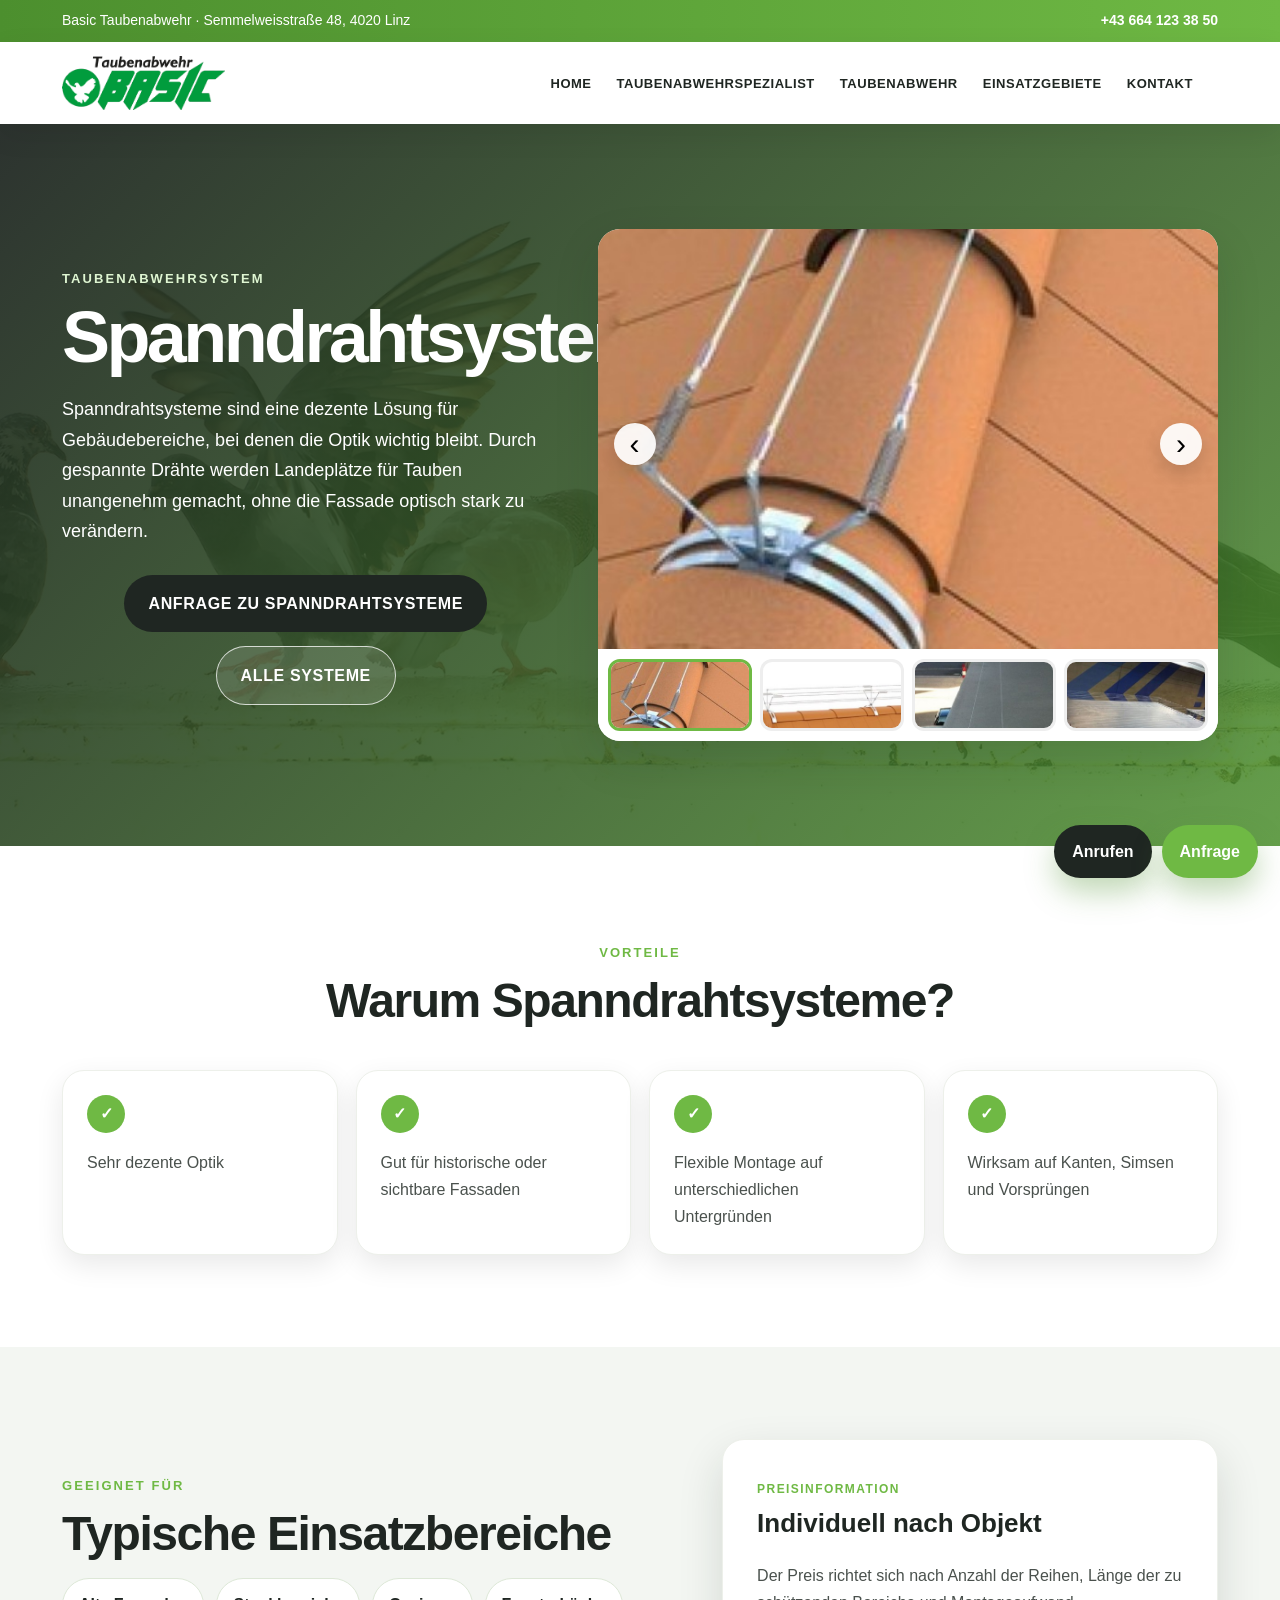
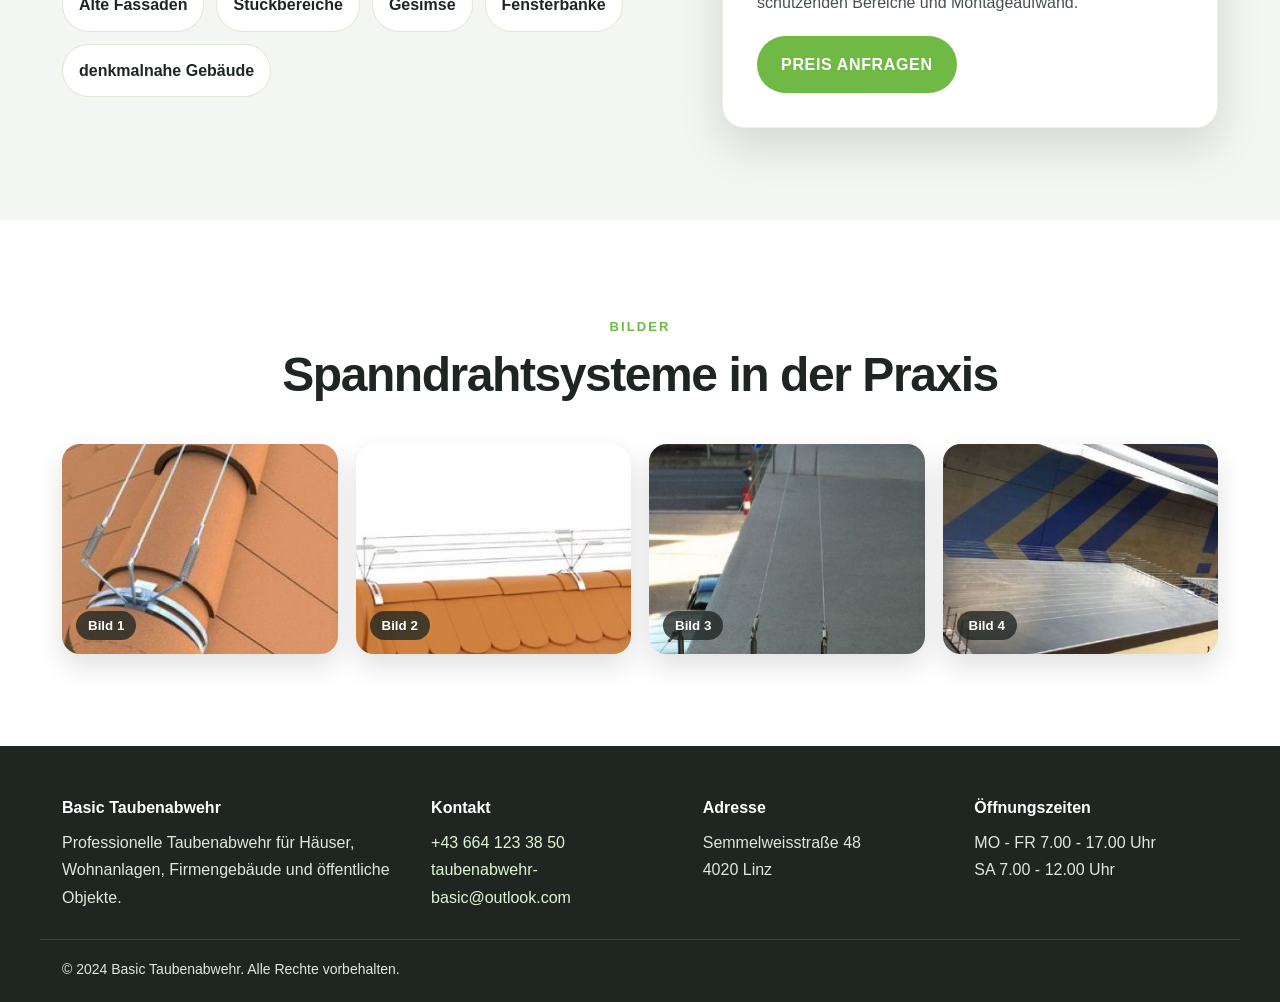
<file: spanndrahtsysteme.html>
<!DOCTYPE html><html lang="de"><head><meta charset="UTF-8"><meta name="viewport" content="width=device-width, initial-scale=1.0"><meta name="description" content="Professionelle Taubenabwehr in Oberösterreich."><title>Spanndrahtsysteme - Basic Taubenabwehr</title><link rel="stylesheet" href="styles.css"></head><body><header>
  <div class="header-top"><div class="container header-top-inner"><span>Basic Taubenabwehr · Semmelweisstraße 48, 4020 Linz</span><a href="tel:+436641233850">+43 664 123 38 50</a></div></div>
  <nav class="navbar">
    <div class="container nav-container">
      <a class="logo" href="index.html" aria-label="Zur Startseite"><img src="img/logo.png" alt="Basic Taubenabwehr Logo"></a>
      <button class="mobile-toggle" aria-label="Menü öffnen" type="button"><span></span><span></span><span></span></button>
      <ul class="nav-menu">
        <li><a href="index.html" data-page="index.html">Home</a></li>
        <li><a href="ueber-uns.html" data-page="ueber-uns.html">Taubenabwehrspezialist</a></li>
        <li class="dropdown"><a href="taubenabwehr.html" data-page="taubenabwehr.html">Taubenabwehr</a>
          <ul class="dropdown-menu">
            <li><a href="spikes.html" data-page="spikes.html">Spikes</a></li>
            <li><a href="spanndrahtsysteme.html" data-page="spanndrahtsysteme.html">Spanndrahtsysteme</a></li>
            <li><a href="netze.html" data-page="netze.html">Netze</a></li>
            <li><a href="balkonnetze.html" data-page="balkonnetze.html">Balkonnetze</a></li>
            <li><a href="elektrosysteme.html" data-page="elektrosysteme.html">Elektrosysteme</a></li>
            <li><a href="ultraschall.html" data-page="ultraschall.html">Ultraschall</a></li>
            <li><a href="pv-anlagen.html" data-page="pv-anlagen.html">PV-Anlagen</a></li>
          </ul>
        </li>
        <li><a href="einsatzgebiete.html" data-page="einsatzgebiete.html">Einsatzgebiete</a></li>
        <li><a href="kontakt.html" data-page="kontakt.html">Kontakt</a></li>
        <li class="language-item">
          <div class="gtranslate_wrapper"></div>
        </li>
      </ul>
    </div>
  </nav>
</header><section class="detail-hero"><div class="container detail-grid"><div class="reveal"><span class="eyebrow light">Taubenabwehrsystem</span><h1>Spanndrahtsysteme</h1><p>Spanndrahtsysteme sind eine dezente Lösung für Gebäudebereiche, bei denen die Optik wichtig bleibt. Durch gespannte Drähte werden Landeplätze für Tauben unangenehm gemacht, ohne die Fassade optisch stark zu verändern.</p><div class="hero-actions"><a class="btn-primary" href="kontakt.html?system=Spanndrahtsysteme">Anfrage zu Spanndrahtsysteme</a><a class="btn-ghost" href="taubenabwehr.html">Alle Systeme</a></div></div><div class="system-slider reveal" data-slider><div class="slides"><div class="slide active"><img src="img/spanndrahtsysteme/spanndraht-1.png" alt="Spanndrahtsysteme Beispiel 1"></div><div class="slide"><img src="img/spanndrahtsysteme/spanndraht-2.png" alt="Spanndrahtsysteme Beispiel 2"></div><div class="slide"><img src="img/spanndrahtsysteme/spanndraht-3.png" alt="Spanndrahtsysteme Beispiel 3"></div><div class="slide"><img src="img/spanndrahtsysteme/spanndraht-4.png" alt="Spanndrahtsysteme Beispiel 4"></div></div><button class="slider-btn prev" type="button" aria-label="Vorheriges Bild">‹</button><button class="slider-btn next" type="button" aria-label="Nächstes Bild">›</button><div class="slider-thumbs"><button class="thumb active" data-slide="0"><img src="img/spanndrahtsysteme/spanndraht-1.png" alt="Spanndrahtsysteme Vorschaubild 1"></button><button class="thumb" data-slide="1"><img src="img/spanndrahtsysteme/spanndraht-2.png" alt="Spanndrahtsysteme Vorschaubild 2"></button><button class="thumb" data-slide="2"><img src="img/spanndrahtsysteme/spanndraht-3.png" alt="Spanndrahtsysteme Vorschaubild 3"></button><button class="thumb" data-slide="3"><img src="img/spanndrahtsysteme/spanndraht-4.png" alt="Spanndrahtsysteme Vorschaubild 4"></button></div></div></div></section>
<section class="section-padding"><div class="container"><div class="section-heading reveal"><span class="eyebrow">Vorteile</span><h2>Warum Spanndrahtsysteme?</h2></div><div class="benefits-grid"><div class="benefit-card reveal"><span>✓</span><p>Sehr dezente Optik</p></div><div class="benefit-card reveal"><span>✓</span><p>Gut für historische oder sichtbare Fassaden</p></div><div class="benefit-card reveal"><span>✓</span><p>Flexible Montage auf unterschiedlichen Untergründen</p></div><div class="benefit-card reveal"><span>✓</span><p>Wirksam auf Kanten, Simsen und Vorsprüngen</p></div></div></div></section>
<section class="section-padding muted"><div class="container split-layout"><div class="reveal"><span class="eyebrow">Geeignet für</span><h2>Typische Einsatzbereiche</h2><ul class="pill-list"><li>Alte Fassaden</li><li>Stuckbereiche</li><li>Gesimse</li><li>Fensterbänke</li><li>denkmalnahe Gebäude</li></ul></div><div class="price-box reveal"><span>Preisinformation</span><h3>Individuell nach Objekt</h3><p>Der Preis richtet sich nach Anzahl der Reihen, Länge der zu schützenden Bereiche und Montageaufwand.</p><a class="btn-secondary" href="kontakt.html?system=Spanndrahtsysteme">Preis anfragen</a></div></div></section>
<section class="section-padding"><div class="container"><div class="section-heading reveal"><span class="eyebrow">Bilder</span><h2>Spanndrahtsysteme in der Praxis</h2></div><div class="gallery-grid small"><button class="gallery-item reveal" data-lightbox="img/spanndrahtsysteme/spanndraht-1.png"><img src="img/spanndrahtsysteme/spanndraht-1.png" alt="Spanndrahtsysteme Galerie 1"><span>Bild 1</span></button><button class="gallery-item reveal" data-lightbox="img/spanndrahtsysteme/spanndraht-2.png"><img src="img/spanndrahtsysteme/spanndraht-2.png" alt="Spanndrahtsysteme Galerie 2"><span>Bild 2</span></button><button class="gallery-item reveal" data-lightbox="img/spanndrahtsysteme/spanndraht-3.png"><img src="img/spanndrahtsysteme/spanndraht-3.png" alt="Spanndrahtsysteme Galerie 3"><span>Bild 3</span></button><button class="gallery-item reveal" data-lightbox="img/spanndrahtsysteme/spanndraht-4.png"><img src="img/spanndrahtsysteme/spanndraht-4.png" alt="Spanndrahtsysteme Galerie 4"><span>Bild 4</span></button></div></div></section><div class="sticky-actions"><a href="tel:+436641233850" aria-label="Jetzt anrufen">Anrufen</a><a href="kontakt.html" aria-label="Anfrage senden">Anfrage</a></div>
<footer>
  <div class="container footer-grid">
    <div><strong>Basic Taubenabwehr</strong><p>Professionelle Taubenabwehr für Häuser, Wohnanlagen, Firmengebäude und öffentliche Objekte.</p></div>
    <div><strong>Kontakt</strong><p><a href="tel:+436641233850">+43 664 123 38 50</a><br><a href="mailto:taubenabwehr-basic@outlook.com">taubenabwehr-basic@outlook.com</a></p></div>
    <div><strong>Adresse</strong><p>Semmelweisstraße 48<br>4020 Linz</p></div>
    <div><strong>Öffnungszeiten</strong><p>MO - FR 7.00 - 17.00 Uhr<br>SA 7.00 - 12.00 Uhr</p></div>
  </div>
  <div class="container footer-bottom"><p>&copy; 2024 Basic Taubenabwehr. Alle Rechte vorbehalten.</p></div>
</footer><script>
  window.gtranslateSettings = {
    default_language: "de",
    native_language_names: true,
    detect_browser_language: false,
    languages: ["de", "en", "bs"],
    wrapper_selector: ".gtranslate_wrapper",
    switcher_horizontal_position: "inline",
    flag_style: "3d"
  };
</script>
<script src="https://cdn.gtranslate.net/widgets/latest/flags.js" defer></script>
<script src="script.js"></script></body></html>
</file>
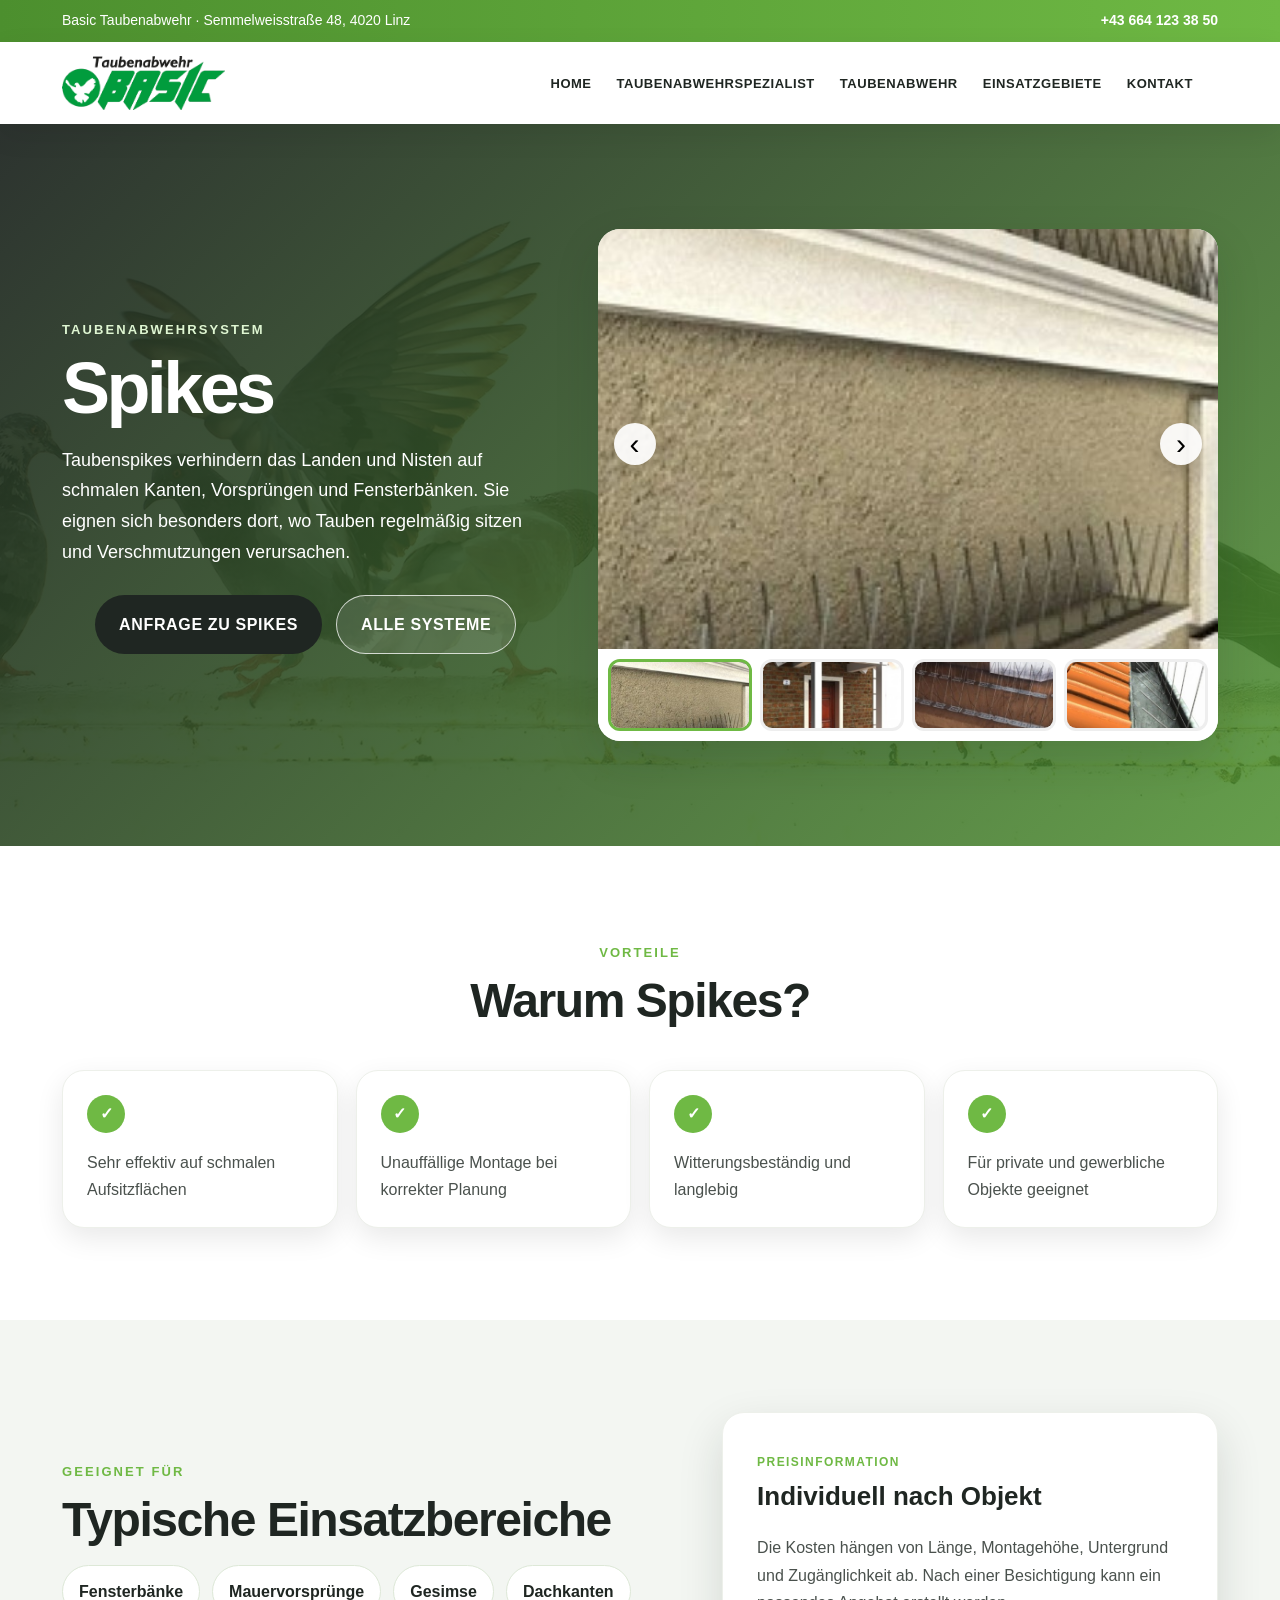
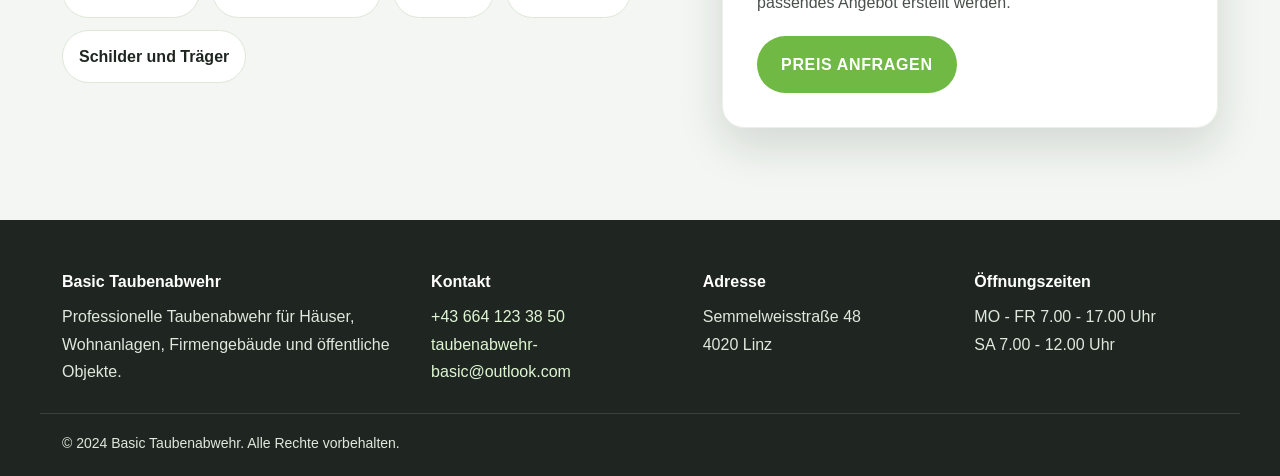
<file: spikes.html>
<!DOCTYPE html><html lang="de"><head><meta charset="UTF-8"><meta name="viewport" content="width=device-width, initial-scale=1.0"><meta name="description" content="Professionelle Taubenabwehr in Oberösterreich."><title>Spikes - Basic Taubenabwehr</title><link rel="stylesheet" href="styles.css"></head><body><header>
  <div class="header-top"><div class="container header-top-inner"><span>Basic Taubenabwehr · Semmelweisstraße 48, 4020 Linz</span><a href="tel:+436641233850">+43 664 123 38 50</a></div></div>
  <nav class="navbar">
    <div class="container nav-container">
      <a class="logo" href="index.html" aria-label="Zur Startseite"><img src="img/logo.png" alt="Basic Taubenabwehr Logo"></a>
      <button class="mobile-toggle" aria-label="Menü öffnen" type="button"><span></span><span></span><span></span></button>
      <ul class="nav-menu">
        <li><a href="index.html" data-page="index.html">Home</a></li>
        <li><a href="ueber-uns.html" data-page="ueber-uns.html">Taubenabwehrspezialist</a></li>
        <li class="dropdown"><a href="taubenabwehr.html" data-page="taubenabwehr.html">Taubenabwehr</a>
          <ul class="dropdown-menu">
            <li><a href="spikes.html" data-page="spikes.html">Spikes</a></li>
            <li><a href="spanndrahtsysteme.html" data-page="spanndrahtsysteme.html">Spanndrahtsysteme</a></li>
            <li><a href="netze.html" data-page="netze.html">Netze</a></li>
            <li><a href="balkonnetze.html" data-page="balkonnetze.html">Balkonnetze</a></li>
            <li><a href="elektrosysteme.html" data-page="elektrosysteme.html">Elektrosysteme</a></li>
            <li><a href="ultraschall.html" data-page="ultraschall.html">Ultraschall</a></li>
            <li><a href="pv-anlagen.html" data-page="pv-anlagen.html">PV-Anlagen</a></li>
          </ul>
        </li>
        <li><a href="einsatzgebiete.html" data-page="einsatzgebiete.html">Einsatzgebiete</a></li>
        <li><a href="kontakt.html" data-page="kontakt.html">Kontakt</a></li>

        <li class="language-item">
          <div class="gtranslate_wrapper"></div>
        </li>
      </ul>
    </div>
  </nav>
</header><section class="detail-hero"><div class="container detail-grid"><div class="reveal"><span class="eyebrow light">Taubenabwehrsystem</span><h1>Spikes</h1><p>Taubenspikes verhindern das Landen und Nisten auf schmalen Kanten, Vorsprüngen und Fensterbänken. Sie eignen sich besonders dort, wo Tauben regelmäßig sitzen und Verschmutzungen verursachen.</p><div class="hero-actions"><a class="btn-primary" href="kontakt.html?system=Spikes">Anfrage zu Spikes</a><a class="btn-ghost" href="taubenabwehr.html">Alle Systeme</a></div></div><div class="system-slider reveal" data-slider><div class="slides"><div class="slide active"><img src="img/spikes/spikes-1.png" alt="Spikes Beispiel 1"></div><div class="slide"><img src="img/spikes/spikes-2.png" alt="Spikes Beispiel 2"></div><div class="slide"><img src="img/spikes/spikes-3.png" alt="Spikes Beispiel 3"></div><div class="slide"><img src="img/spikes/spikes-4.png" alt="Spikes Beispiel 4"></div></div><button class="slider-btn prev" type="button" aria-label="Vorheriges Bild">‹</button><button class="slider-btn next" type="button" aria-label="Nächstes Bild">›</button><div class="slider-thumbs"><button class="thumb active" data-slide="0"><img src="img/spikes/spikes-1.png" alt="Spikes Vorschaubild 1"></button><button class="thumb" data-slide="1"><img src="img/spikes/spikes-2.png" alt="Spikes Vorschaubild 2"></button><button class="thumb" data-slide="2"><img src="img/spikes/spikes-3.png" alt="Spikes Vorschaubild 3"></button><button class="thumb" data-slide="3"><img src="img/spikes/spikes-4.png" alt="Spikes Vorschaubild 4"></button></div></div></div></section>
<section class="section-padding"><div class="container"><div class="section-heading reveal"><span class="eyebrow">Vorteile</span><h2>Warum Spikes?</h2></div><div class="benefits-grid"><div class="benefit-card reveal"><span>✓</span><p>Sehr effektiv auf schmalen Aufsitzflächen</p></div><div class="benefit-card reveal"><span>✓</span><p>Unauffällige Montage bei korrekter Planung</p></div><div class="benefit-card reveal"><span>✓</span><p>Witterungsbeständig und langlebig</p></div><div class="benefit-card reveal"><span>✓</span><p>Für private und gewerbliche Objekte geeignet</p></div></div></div></section>
<section class="section-padding muted"><div class="container split-layout"><div class="reveal"><span class="eyebrow">Geeignet für</span><h2>Typische Einsatzbereiche</h2><ul class="pill-list"><li>Fensterbänke</li><li>Mauervorsprünge</li><li>Gesimse</li><li>Dachkanten</li><li>Schilder und Träger</li></ul></div><div class="price-box reveal"><span>Preisinformation</span><h3>Individuell nach Objekt</h3><p>Die Kosten hängen von Länge, Montagehöhe, Untergrund und Zugänglichkeit ab. Nach einer Besichtigung kann ein passendes Angebot erstellt werden.</p><a class="btn-secondary" href="kontakt.html?system=Spikes">Preis anfragen</a></div></div></section>
<footer>
  <div class="container footer-grid">
    <div><strong>Basic Taubenabwehr</strong><p>Professionelle Taubenabwehr für Häuser, Wohnanlagen, Firmengebäude und öffentliche Objekte.</p></div>
    <div><strong>Kontakt</strong><p><a href="tel:+436641233850">+43 664 123 38 50</a><br><a href="mailto:taubenabwehr-basic@outlook.com">taubenabwehr-basic@outlook.com</a></p></div>
    <div><strong>Adresse</strong><p>Semmelweisstraße 48<br>4020 Linz</p></div>
    <div><strong>Öffnungszeiten</strong><p>MO - FR 7.00 - 17.00 Uhr<br>SA 7.00 - 12.00 Uhr</p></div>
  </div>
  <div class="container footer-bottom"><p>&copy; 2024 Basic Taubenabwehr. Alle Rechte vorbehalten.</p></div>
</footer><script>
  window.gtranslateSettings = {
    default_language: "de",
    native_language_names: true,
    detect_browser_language: false,
    languages: ["de", "en", "bs"],
    wrapper_selector: ".gtranslate_wrapper",
    switcher_horizontal_position: "inline",
    flag_style: "3d"
  };
</script>
<script src="https://cdn.gtranslate.net/widgets/latest/flags.js" defer></script>
<script src="script.js"></script></body></html>
</file>
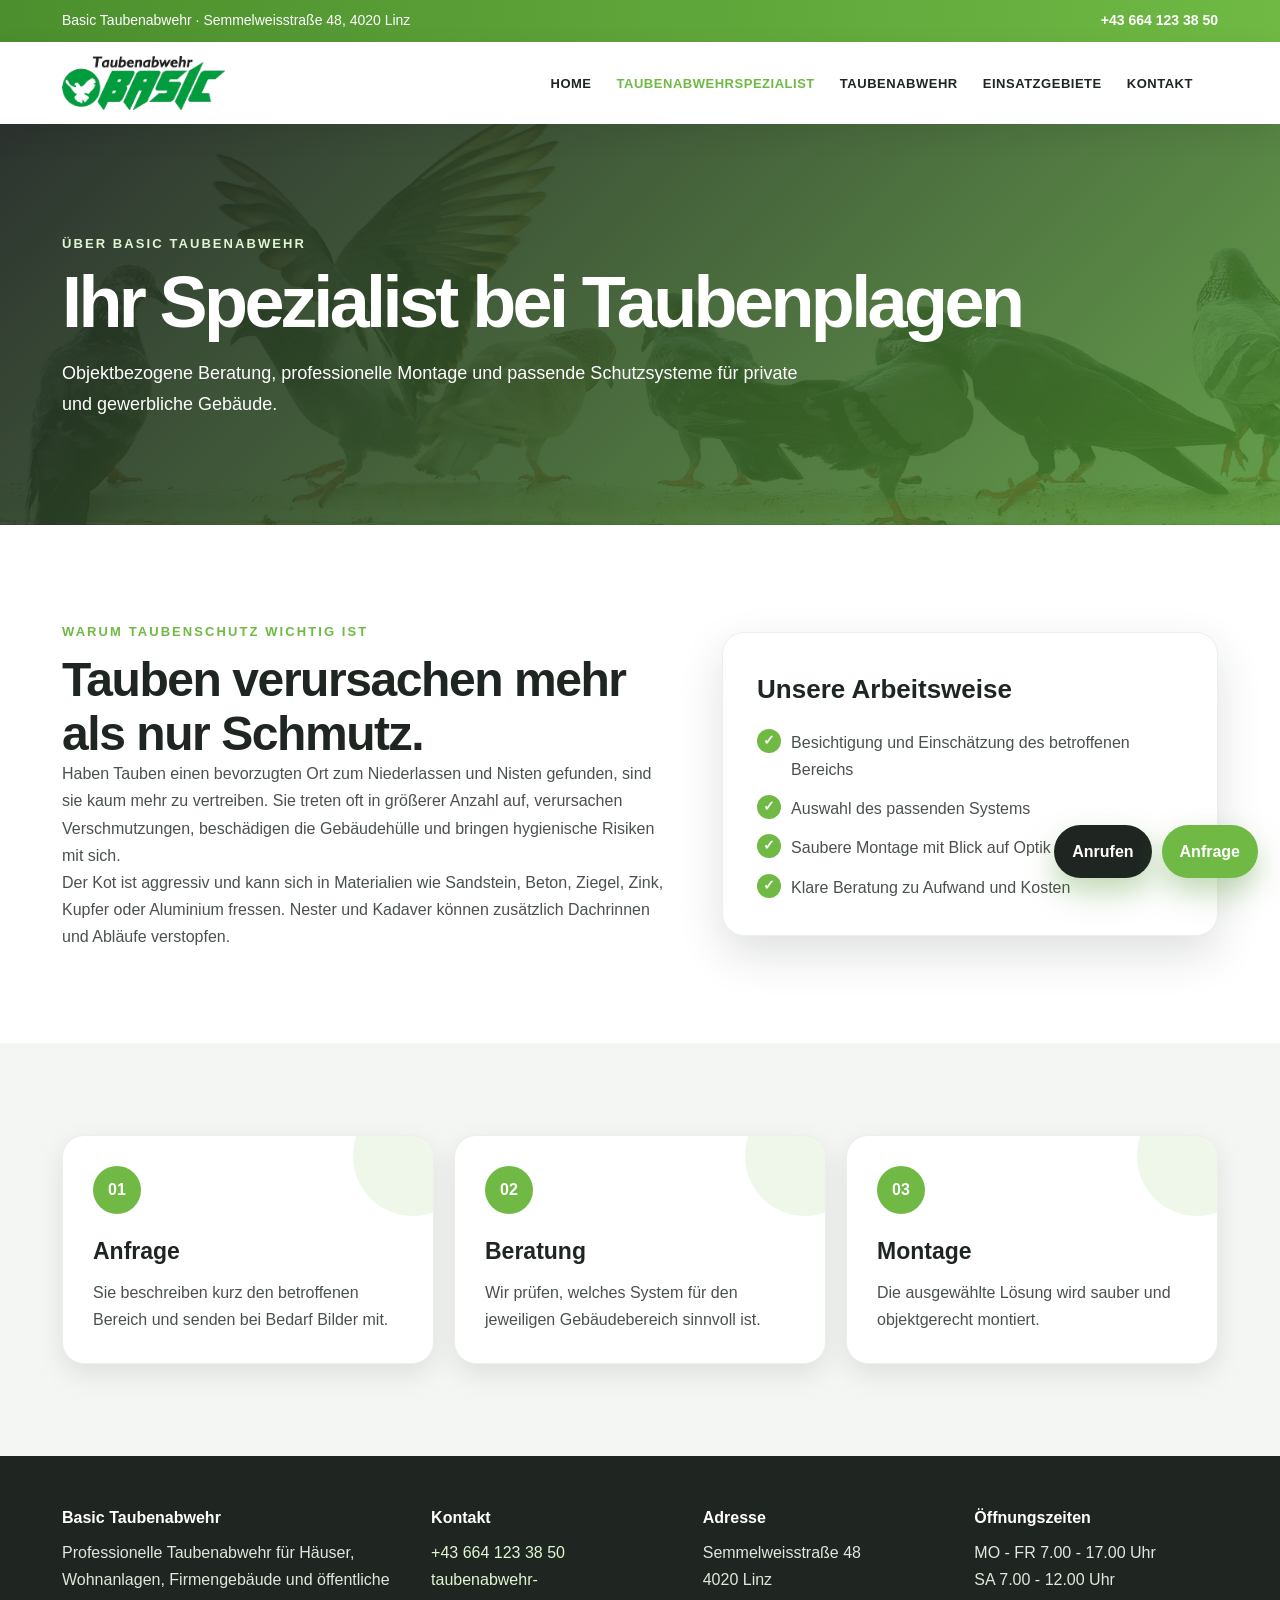
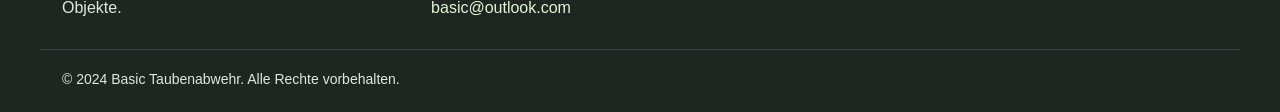
<file: ueber-uns.html>
<!DOCTYPE html><html lang="de"><head><meta charset="UTF-8"><meta name="viewport" content="width=device-width, initial-scale=1.0"><meta name="description" content="Professionelle Taubenabwehr in Oberösterreich."><title>Über Basic Taubenabwehr</title><link rel="stylesheet" href="styles.css"></head><body><header>
  <div class="header-top"><div class="container header-top-inner"><span>Basic Taubenabwehr · Semmelweisstraße 48, 4020 Linz</span><a href="tel:+436641233850">+43 664 123 38 50</a></div></div>
  <nav class="navbar">
    <div class="container nav-container">
      <a class="logo" href="index.html" aria-label="Zur Startseite"><img src="img/logo.png" alt="Basic Taubenabwehr Logo"></a>
      <button class="mobile-toggle" aria-label="Menü öffnen" type="button"><span></span><span></span><span></span></button>
      <ul class="nav-menu">
        <li><a href="index.html" data-page="index.html">Home</a></li>
        <li><a href="ueber-uns.html" data-page="ueber-uns.html">Taubenabwehrspezialist</a></li>
        <li class="dropdown"><a href="taubenabwehr.html" data-page="taubenabwehr.html">Taubenabwehr</a>
          <ul class="dropdown-menu">
            <li><a href="spikes.html" data-page="spikes.html">Spikes</a></li>
            <li><a href="spanndrahtsysteme.html" data-page="spanndrahtsysteme.html">Spanndrahtsysteme</a></li>
            <li><a href="netze.html" data-page="netze.html">Netze</a></li>
            <li><a href="balkonnetze.html" data-page="balkonnetze.html">Balkonnetze</a></li>
            <li><a href="elektrosysteme.html" data-page="elektrosysteme.html">Elektrosysteme</a></li>
            <li><a href="ultraschall.html" data-page="ultraschall.html">Ultraschall</a></li>
            <li><a href="pv-anlagen.html" data-page="pv-anlagen.html">PV-Anlagen</a></li>
          </ul>
        </li>
        <li><a href="einsatzgebiete.html" data-page="einsatzgebiete.html">Einsatzgebiete</a></li>
        <li><a href="kontakt.html" data-page="kontakt.html">Kontakt</a></li>
        <li class="language-item">
          <div class="gtranslate_wrapper"></div>
        </li>
      </ul>
    </div>
  </nav>
</header><section class="page-hero"><div class="container"><span class="eyebrow light">Über Basic Taubenabwehr</span><h1>Ihr Spezialist bei Taubenplagen</h1><p>Objektbezogene Beratung, professionelle Montage und passende Schutzsysteme für private und gewerbliche Gebäude.</p></div></section>
<section class="section-padding"><div class="container split-layout"><div class="reveal"><span class="eyebrow">Warum Taubenschutz wichtig ist</span><h2>Tauben verursachen mehr als nur Schmutz.</h2><p>Haben Tauben einen bevorzugten Ort zum Niederlassen und Nisten gefunden, sind sie kaum mehr zu vertreiben. Sie treten oft in größerer Anzahl auf, verursachen Verschmutzungen, beschädigen die Gebäudehülle und bringen hygienische Risiken mit sich.</p><p>Der Kot ist aggressiv und kann sich in Materialien wie Sandstein, Beton, Ziegel, Zink, Kupfer oder Aluminium fressen. Nester und Kadaver können zusätzlich Dachrinnen und Abläufe verstopfen.</p></div><div class="info-panel reveal"><h3>Unsere Arbeitsweise</h3><ul class="check-list"><li>Besichtigung und Einschätzung des betroffenen Bereichs</li><li>Auswahl des passenden Systems</li><li>Saubere Montage mit Blick auf Optik und Wirkung</li><li>Klare Beratung zu Aufwand und Kosten</li></ul></div></div></section>
<section class="section-padding muted"><div class="container steps"><div class="step-card reveal"><span>01</span><h3>Anfrage</h3><p>Sie beschreiben kurz den betroffenen Bereich und senden bei Bedarf Bilder mit.</p></div><div class="step-card reveal"><span>02</span><h3>Beratung</h3><p>Wir prüfen, welches System für den jeweiligen Gebäudebereich sinnvoll ist.</p></div><div class="step-card reveal"><span>03</span><h3>Montage</h3><p>Die ausgewählte Lösung wird sauber und objektgerecht montiert.</p></div></div></section><div class="sticky-actions"><a href="tel:+436641233850" aria-label="Jetzt anrufen">Anrufen</a><a href="kontakt.html" aria-label="Anfrage senden">Anfrage</a></div>
<footer>
  <div class="container footer-grid">
    <div><strong>Basic Taubenabwehr</strong><p>Professionelle Taubenabwehr für Häuser, Wohnanlagen, Firmengebäude und öffentliche Objekte.</p></div>
    <div><strong>Kontakt</strong><p><a href="tel:+436641233850">+43 664 123 38 50</a><br><a href="mailto:taubenabwehr-basic@outlook.com">taubenabwehr-basic@outlook.com</a></p></div>
    <div><strong>Adresse</strong><p>Semmelweisstraße 48<br>4020 Linz</p></div>
    <div><strong>Öffnungszeiten</strong><p>MO - FR 7.00 - 17.00 Uhr<br>SA 7.00 - 12.00 Uhr</p></div>
  </div>
  <div class="container footer-bottom"><p>&copy; 2024 Basic Taubenabwehr. Alle Rechte vorbehalten.</p></div>
</footer><script>
  window.gtranslateSettings = {
    default_language: "de",
    native_language_names: true,
    detect_browser_language: false,
    languages: ["de", "en", "bs"],
    wrapper_selector: ".gtranslate_wrapper",
    switcher_horizontal_position: "inline",
    flag_style: "3d"
  };
</script>
<script src="https://cdn.gtranslate.net/widgets/latest/flags.js" defer></script>
<script src="script.js"></script></body></html>
</file>
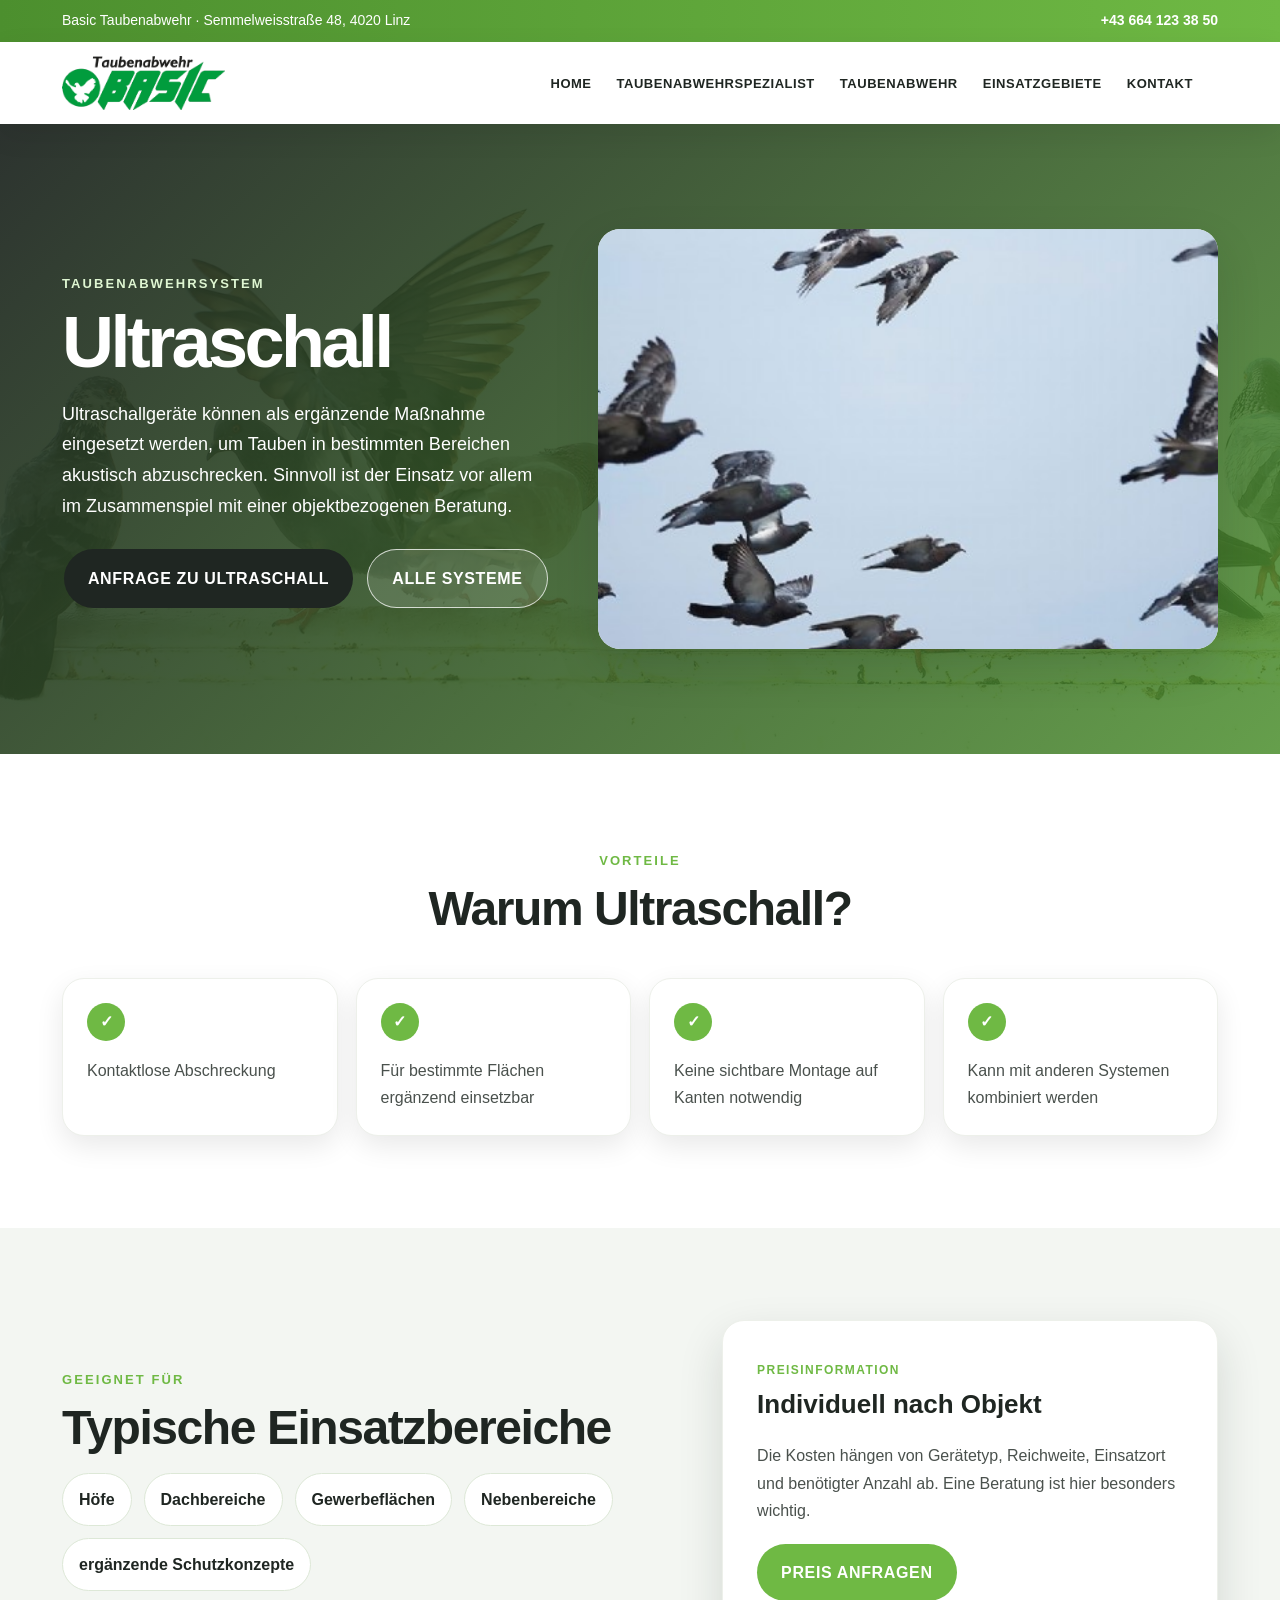
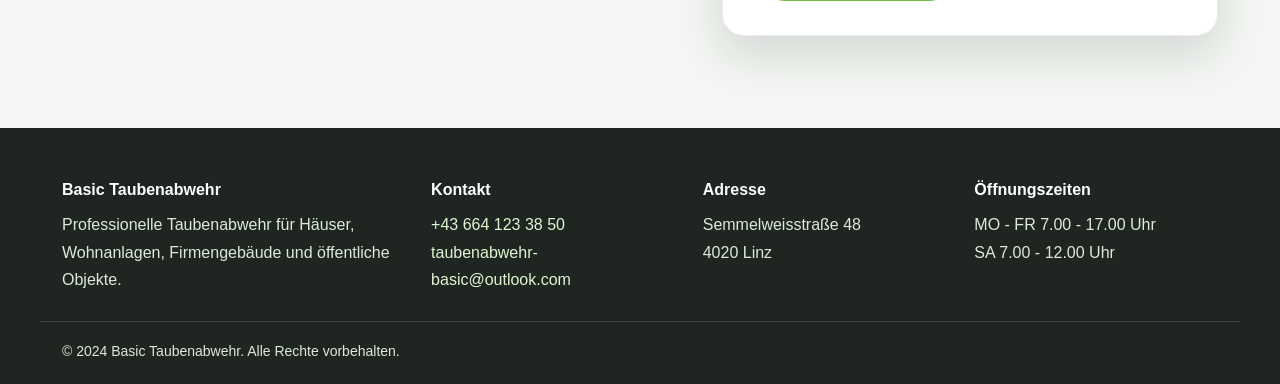
<file: ultraschall.html>
<!DOCTYPE html><html lang="de"><head><meta charset="UTF-8"><meta name="viewport" content="width=device-width, initial-scale=1.0"><meta name="description" content="Professionelle Taubenabwehr in Oberösterreich."><title>Ultraschall - Basic Taubenabwehr</title><link rel="stylesheet" href="styles.css"></head><body><header>
  <div class="header-top"><div class="container header-top-inner"><span>Basic Taubenabwehr · Semmelweisstraße 48, 4020 Linz</span><a href="tel:+436641233850">+43 664 123 38 50</a></div></div>
  <nav class="navbar">
    <div class="container nav-container">
      <a class="logo" href="index.html" aria-label="Zur Startseite"><img src="img/logo.png" alt="Basic Taubenabwehr Logo"></a>
      <button class="mobile-toggle" aria-label="Menü öffnen" type="button"><span></span><span></span><span></span></button>
      <ul class="nav-menu">
        <li><a href="index.html" data-page="index.html">Home</a></li>
        <li><a href="ueber-uns.html" data-page="ueber-uns.html">Taubenabwehrspezialist</a></li>
        <li class="dropdown"><a href="taubenabwehr.html" data-page="taubenabwehr.html">Taubenabwehr</a>
          <ul class="dropdown-menu">
            <li><a href="spikes.html" data-page="spikes.html">Spikes</a></li>
            <li><a href="spanndrahtsysteme.html" data-page="spanndrahtsysteme.html">Spanndrahtsysteme</a></li>
            <li><a href="netze.html" data-page="netze.html">Netze</a></li>
            <li><a href="balkonnetze.html" data-page="balkonnetze.html">Balkonnetze</a></li>
            <li><a href="elektrosysteme.html" data-page="elektrosysteme.html">Elektrosysteme</a></li>
            <li><a href="ultraschall.html" data-page="ultraschall.html">Ultraschall</a></li>
            <li><a href="pv-anlagen.html" data-page="pv-anlagen.html">PV-Anlagen</a></li>
          </ul>
        </li>
        <li><a href="einsatzgebiete.html" data-page="einsatzgebiete.html">Einsatzgebiete</a></li>
        <li><a href="kontakt.html" data-page="kontakt.html">Kontakt</a></li>
        <li class="language-item">
          <div class="gtranslate_wrapper"></div>
        </li>
      </ul>
    </div>
  </nav>
</header><section class="detail-hero"><div class="container detail-grid"><div class="reveal"><span class="eyebrow light">Taubenabwehrsystem</span><h1>Ultraschall</h1><p>Ultraschallgeräte können als ergänzende Maßnahme eingesetzt werden, um Tauben in bestimmten Bereichen akustisch abzuschrecken. Sinnvoll ist der Einsatz vor allem im Zusammenspiel mit einer objektbezogenen Beratung.</p><div class="hero-actions"><a class="btn-primary" href="kontakt.html?system=Ultraschall">Anfrage zu Ultraschall</a><a class="btn-ghost" href="taubenabwehr.html">Alle Systeme</a></div></div><div class="system-slider reveal" data-slider><div class="slides"><div class="slide active"><img src="img/ultraschall/ultraschall-1.png" alt="Ultraschall Beispiel 1"></div></div></div></div></section>
<section class="section-padding"><div class="container"><div class="section-heading reveal"><span class="eyebrow">Vorteile</span><h2>Warum Ultraschall?</h2></div><div class="benefits-grid"><div class="benefit-card reveal"><span>✓</span><p>Kontaktlose Abschreckung</p></div><div class="benefit-card reveal"><span>✓</span><p>Für bestimmte Flächen ergänzend einsetzbar</p></div><div class="benefit-card reveal"><span>✓</span><p>Keine sichtbare Montage auf Kanten notwendig</p></div><div class="benefit-card reveal"><span>✓</span><p>Kann mit anderen Systemen kombiniert werden</p></div></div></div></section>
<section class="section-padding muted"><div class="container split-layout"><div class="reveal"><span class="eyebrow">Geeignet für</span><h2>Typische Einsatzbereiche</h2><ul class="pill-list"><li>Höfe</li><li>Dachbereiche</li><li>Gewerbeflächen</li><li>Nebenbereiche</li><li>ergänzende Schutzkonzepte</li></ul></div><div class="price-box reveal"><span>Preisinformation</span><h3>Individuell nach Objekt</h3><p>Die Kosten hängen von Gerätetyp, Reichweite, Einsatzort und benötigter Anzahl ab. Eine Beratung ist hier besonders wichtig.</p><a class="btn-secondary" href="kontakt.html?system=Ultraschall">Preis anfragen</a></div></div></section>
<footer>
  <div class="container footer-grid">
    <div><strong>Basic Taubenabwehr</strong><p>Professionelle Taubenabwehr für Häuser, Wohnanlagen, Firmengebäude und öffentliche Objekte.</p></div>
    <div><strong>Kontakt</strong><p><a href="tel:+436641233850">+43 664 123 38 50</a><br><a href="mailto:taubenabwehr-basic@outlook.com">taubenabwehr-basic@outlook.com</a></p></div>
    <div><strong>Adresse</strong><p>Semmelweisstraße 48<br>4020 Linz</p></div>
    <div><strong>Öffnungszeiten</strong><p>MO - FR 7.00 - 17.00 Uhr<br>SA 7.00 - 12.00 Uhr</p></div>
  </div>
  <div class="container footer-bottom"><p>&copy; 2024 Basic Taubenabwehr. Alle Rechte vorbehalten.</p></div>
</footer><script>
  window.gtranslateSettings = {
    default_language: "de",
    native_language_names: true,
    detect_browser_language: false,
    languages: ["de", "en", "bs"],
    wrapper_selector: ".gtranslate_wrapper",
    switcher_horizontal_position: "inline",
    flag_style: "3d"
  };
</script>
<script src="https://cdn.gtranslate.net/widgets/latest/flags.js" defer></script>
<script src="script.js"></script></body></html>
</file>
<file: styles.css>
/* =========================================================
   Basic Taubenabwehr - Modern Website Styles
   ========================================================= */

* {
  margin: 0;
  padding: 0;
  box-sizing: border-box;
}

:root {
  --primary: #6fb944;
  --primary-dark: #4c8f2e;
  --primary-soft: #eaf5e4;
  --dark: #1f2622;
  --text: #4a514d;
  --muted: #f3f6f2;
  --white: #ffffff;
  --border: #edf0ea;
  --shadow: 0 18px 45px rgba(24, 38, 29, 0.14);
  --shadow-soft: 0 10px 28px rgba(0, 0, 0, 0.09);
  --radius: 22px;
}

html {
  scroll-behavior: smooth;
}

body {
  font-family: 'Segoe UI', Tahoma, Geneva, Verdana, sans-serif;
  color: var(--text);
  line-height: 1.7;
  background: var(--white);
  overflow-x: hidden;
}

img {
  max-width: 100%;
  display: block;
}

a {
  color: inherit;
}

.container {
  max-width: 1200px;
  margin: 0 auto;
  padding: 0 22px;
}

/* Header */
.header-top {
  background: linear-gradient(90deg, var(--primary-dark), var(--primary));
  color: var(--white);
  font-size: 14px;
}

.header-top-inner {
  display: flex;
  justify-content: space-between;
  gap: 16px;
  padding-top: 9px;
  padding-bottom: 9px;
}

.header-top a {
  color: var(--white);
  text-decoration: none;
  font-weight: 800;
}

.navbar {
  position: sticky;
  top: 0;
  z-index: 1000;
  background: rgba(255, 255, 255, 0.94);
  backdrop-filter: blur(14px);
  box-shadow: 0 10px 30px rgba(0, 0, 0, 0.08);
}

.nav-container {
  display: flex;
  align-items: center;
  justify-content: space-between;
  padding-top: 14px;
  padding-bottom: 14px;
}

.logo img {
  height: 54px;
  width: auto;
}

.nav-menu {
  display: flex;
  align-items: center;
  gap: 25px;
  list-style: none;
}

.nav-menu a {
  text-decoration: none;
  font-size: 13px;
  font-weight: 800;
  text-transform: uppercase;
  letter-spacing: 0.04em;
  color: var(--dark);
  transition: color 0.25s ease;
}

.nav-menu a:hover,
.nav-menu a.active {
  color: var(--primary);
}

.dropdown {
  position: relative;
}

.dropdown-menu {
  position: absolute;
  top: 100%;
  left: 0;
  min-width: 235px;
  list-style: none;
  background: var(--white);
  padding: 12px;
  border-radius: 16px;
  box-shadow: var(--shadow);
  opacity: 0;
  pointer-events: none;
  transform: translateY(10px);
  transition: all 0.25s ease;
}

.dropdown:hover .dropdown-menu {
  opacity: 1;
  pointer-events: auto;
  transform: translateY(0);
}

.dropdown-menu a {
  display: block;
  padding: 10px 12px;
  text-transform: none;
  border-radius: 10px;
}

.dropdown-menu a:hover {
  background: var(--muted);
}

.mobile-toggle {
  display: none;
  background: none;
  border: 0;
  padding: 8px;
  cursor: pointer;
}

.mobile-toggle span {
  display: block;
  width: 28px;
  height: 3px;
  background: var(--dark);
  margin: 5px 0;
  border-radius: 8px;
  transition: 0.25s ease;
}

/* Buttons */
.btn-primary,
.btn-secondary,
.btn-ghost,
.btn-outline {
  display: inline-flex;
  align-items: center;
  justify-content: center;
  gap: 8px;
  border: 0;
  text-decoration: none;
  font-weight: 900;
  text-transform: uppercase;
  letter-spacing: 0.04em;
  padding: 15px 24px;
  border-radius: 999px;
  cursor: pointer;
  transition: all 0.25s ease;
}

.btn-primary {
  background: var(--dark);
  color: var(--white);
}

.btn-primary:hover {
  transform: translateY(-3px);
  box-shadow: 0 12px 28px rgba(0, 0, 0, 0.22);
}

.btn-primary.dark {
  background: var(--white);
  color: var(--dark);
}

.btn-secondary {
  background: var(--primary);
  color: var(--white);
}

.btn-secondary:hover {
  background: var(--primary-dark);
  transform: translateY(-3px);
}

.btn-ghost {
  border: 1px solid rgba(255, 255, 255, 0.75);
  color: var(--white);
  background: rgba(255, 255, 255, 0.12);
}

.btn-ghost:hover {
  background: var(--white);
  color: var(--dark);
}

.btn-outline {
  background: var(--white);
  color: var(--primary-dark);
  border: 1px solid #d7e7cf;
}

.btn-outline:hover {
  transform: translateY(-3px);
  box-shadow: var(--shadow-soft);
}

/* Hero */
.hero {
  min-height: 700px;
  position: relative;
  display: flex;
  align-items: center;
  overflow: hidden;
}

.hero-bg {
  position: absolute;
  inset: 0;
  background: url('img/hero.jpg') center / cover no-repeat;
  animation: heroZoom 18s ease-in-out infinite alternate;;
}

.hero-overlay {
  position: absolute;
  inset: 0;
  background:
    radial-gradient(circle at 72% 40%, rgba(111, 185, 68, 0.28), transparent 32%),
    linear-gradient(105deg, rgba(12, 19, 14, 0.84), rgba(17, 48, 27, 0.46), rgba(111, 185, 68, 0.08));
}

.hero-shape {
  position: absolute;
  border-radius: 999px;
  background: rgba(111, 185, 68, 0.24);
  filter: blur(2px);
  animation: floatShape 7s ease-in-out infinite alternate;
}

.hero-shape-one {
  width: 260px;
  height: 260px;
  right: 6%;
  top: 18%;
}

.hero-shape-two {
  width: 130px;
  height: 130px;
  right: 25%;
  bottom: 14%;
  animation-delay: 1.4s;
}

.hero-grid {
  position: relative;
  z-index: 1;
}

.home-hero-grid {
  display: grid;
  grid-template-columns: minmax(0, 1.15fr) minmax(330px, 0.85fr);
  gap: 42px;
  align-items: center;
}

.hero-content {
  max-width: 730px;
  background: linear-gradient(135deg, rgba(111, 185, 68, 0.97), rgba(76, 143, 46, 0.92));
  padding: 56px;
  border-radius: var(--radius);
  box-shadow: var(--shadow);
  color: var(--white);
  border: 1px solid rgba(255, 255, 255, 0.3);
}

.hero-content h1 {
  font-size: clamp(42px, 6vw, 76px);
  line-height: 1.02;
  letter-spacing: -0.05em;
  margin: 12px 0 20px;
  text-transform: uppercase;
}

.hero-content p,
.page-hero p,
.detail-hero p {
  font-size: 18px;
  max-width: 760px;
}

.hero-actions {
  display: flex;
  gap: 14px;
  flex-wrap: wrap;
  margin-top: 28px;
}

.dark-actions {
  margin-top: 26px;
}

.trust-badges {
  display: flex;
  gap: 10px;
  flex-wrap: wrap;
  margin-top: 28px;
}

.trust-badges span {
  font-size: 13px;
  font-weight: 800;
  background: rgba(255, 255, 255, 0.16);
  padding: 8px 12px;
  border-radius: 999px;
}

.hero-side {
  color: var(--white);
  background: rgba(255, 255, 255, 0.12);
  border: 1px solid rgba(255, 255, 255, 0.28);
  backdrop-filter: blur(16px);
  border-radius: 28px;
  padding: 28px;
  box-shadow: var(--shadow);
}

.hero-side-top {
  display: flex;
  justify-content: space-between;
  gap: 18px;
  align-items: center;
  border-bottom: 1px solid rgba(255, 255, 255, 0.22);
  padding-bottom: 18px;
  margin-bottom: 20px;
}

.hero-side-top span {
  text-transform: uppercase;
  letter-spacing: 0.14em;
  font-size: 12px;
  font-weight: 900;
  color: #dff6d2;
}

.hero-side-top strong {
  font-size: 28px;
  line-height: 1;
}

.mini-process {
  display: grid;
  gap: 15px;
}

.mini-process div {
  display: grid;
  grid-template-columns: 48px 1fr;
  gap: 14px;
  align-items: center;
}

.mini-process span {
  width: 48px;
  height: 48px;
  display: grid;
  place-items: center;
  border-radius: 50%;
  background: var(--primary);
  color: var(--white);
  font-weight: 900;
}

.mini-process p {
  font-weight: 700;
}

.side-link {
  display: inline-flex;
  margin-top: 22px;
  color: var(--white);
  font-weight: 900;
  text-decoration: none;
}

/* Sections */
.eyebrow {
  display: inline-block;
  text-transform: uppercase;
  font-weight: 900;
  font-size: 13px;
  letter-spacing: 0.16em;
  color: var(--primary);
  margin-bottom: 10px;
}

.eyebrow.light {
  color: #dff6d2;
}

.section-padding {
  padding: 92px 0;
}

.muted {
  background: var(--muted);
}

.section-heading {
  text-align: center;
  max-width: 780px;
  margin: 0 auto 42px;
}

.section-heading h2,
.split-layout h2,
.contact h2,
.home-intro-grid h2 {
  font-size: clamp(30px, 4vw, 48px);
  line-height: 1.12;
  color: var(--dark);
  letter-spacing: -0.03em;
}

.section-heading p,
.home-intro-grid p {
  font-size: 18px;
  margin-top: 14px;
}

/* Stats */
.stats-band {
  margin-top: -52px;
  position: relative;
  z-index: 4;
}

.stats-grid {
  display: grid;
  grid-template-columns: repeat(4, 1fr);
  gap: 18px;
}

.stat-card {
  background: var(--white);
  border-radius: var(--radius);
  box-shadow: var(--shadow);
  padding: 28px;
  text-align: center;
  border: 1px solid #e8eee5;
}

.stat-card strong {
  display: block;
  color: var(--primary-dark);
  font-size: 34px;
  line-height: 1;
}

.stat-card span {
  font-weight: 800;
  color: var(--dark);
  font-size: 14px;
}

/* Home impact */
.impact-section {
  background:
    radial-gradient(circle at 12% 18%, rgba(111, 185, 68, 0.12), transparent 34%),
    var(--white);
}

.home-intro-grid {
  display: grid;
  grid-template-columns: 0.9fr 1.1fr;
  gap: 48px;
  align-items: center;
}

.impact-grid {
  display: grid;
  grid-template-columns: repeat(2, 1fr);
  gap: 18px;
}

.impact-card {
  background: var(--white);
  border: 1px solid var(--border);
  box-shadow: var(--shadow-soft);
  border-radius: var(--radius);
  padding: 26px;
  transition: transform 0.25s ease, box-shadow 0.25s ease;
}

.impact-card:hover {
  transform: translateY(-6px);
  box-shadow: var(--shadow);
}

.impact-card span {
  display: inline-grid;
  place-items: center;
  width: 42px;
  height: 42px;
  border-radius: 50%;
  background: var(--primary-soft);
  color: var(--primary-dark);
  font-weight: 900;
  margin-bottom: 16px;
}

.impact-card h3 {
  color: var(--dark);
  font-size: 22px;
  margin-bottom: 8px;
}

/* Systems */
.systems-grid {
    display: grid;
    grid-template-columns: repeat(auto-fit, minmax(220px, 1fr));
    gap: 20px;
}

.system-card {
  background: var(--white);
  border-radius: var(--radius);
  overflow: hidden;
  text-decoration: none;
  box-shadow: var(--shadow-soft);
  transition: 0.3s ease;
  border: 1px solid var(--border);
}

.system-card:hover {
  transform: translateY(-9px);
  box-shadow: var(--shadow);
}

.system-media {
  height: 210px;
  overflow: hidden;
  background: linear-gradient(135deg, #dfe8dc, #edf5ea);
}

.system-media img {
  height: 100%;
  width: 100%;
  object-fit: cover;
  transition: transform 0.5s ease;
}

.system-card:hover img {
  transform: scale(1.08);
}

.system-body {
  padding: 22px;
}

.system-body span {
  font-size: 12px;
  text-transform: uppercase;
  color: var(--primary);
  font-weight: 900;
}

.system-body h3 {
  color: var(--dark);
  font-size: 21px;
  margin: 4px 0 8px;
}

.system-body strong {
  color: var(--primary-dark);
}

/* Split panels */
.split-layout {
  display: grid;
  grid-template-columns: 1.1fr 0.9fr;
  gap: 54px;
  align-items: center;
}

.info-panel,
.price-box {
  background: var(--white);
  border-radius: var(--radius);
  box-shadow: var(--shadow);
  padding: 34px;
  border: 1px solid var(--border);
}

.info-panel h3,
.price-box h3 {
  font-size: 26px;
  color: var(--dark);
  margin-bottom: 16px;
}

.check-list {
  list-style: none;
  display: grid;
  gap: 12px;
  margin-top: 18px;
}

.check-list li {
  position: relative;
  padding-left: 34px;
}

.check-list li::before {
  content: '✓';
  position: absolute;
  left: 0;
  top: 0;
  width: 24px;
  height: 24px;
  border-radius: 50%;
  background: var(--primary);
  color: var(--white);
  display: grid;
  place-items: center;
  font-weight: 900;
  font-size: 14px;
}

/* Steps */
.steps {
  display: grid;
  grid-template-columns: repeat(3, 1fr);
  gap: 20px;
}

.step-card {
  position: relative;
  background: var(--white);
  border: 1px solid var(--border);
  border-radius: var(--radius);
  padding: 30px;
  box-shadow: var(--shadow-soft);
  overflow: hidden;
}

.step-card::after {
  content: '';
  position: absolute;
  right: -40px;
  top: -40px;
  width: 120px;
  height: 120px;
  border-radius: 50%;
  background: rgba(111, 185, 68, 0.11);
}

.step-card span {
  display: inline-grid;
  place-items: center;
  width: 48px;
  height: 48px;
  border-radius: 50%;
  background: var(--primary);
  color: var(--white);
  font-weight: 900;
  margin-bottom: 18px;
}

.step-card h3 {
  color: var(--dark);
  font-size: 23px;
  margin-bottom: 8px;
}

/* Gallery */
.gallery-grid {
  display: grid;
  grid-template-columns: repeat(3, 1fr);
  gap: 18px;
}

.gallery-grid.small {
  grid-template-columns: repeat(4, 1fr);
}

.gallery-item {
  position: relative;
  border: 0;
  border-radius: 18px;
  overflow: hidden;
  cursor: pointer;
  box-shadow: 0 12px 28px rgba(0, 0, 0, 0.12);
  background: #dfe8dc;
  height: 240px;
}

.gallery-grid.small .gallery-item {
  height: 210px;
}

.gallery-item img {
  height: 100%;
  width: 100%;
  object-fit: cover;
  transition: transform 0.35s ease;
}

.gallery-item:hover img {
  transform: scale(1.08);
}

.gallery-item span {
  position: absolute;
  left: 14px;
  bottom: 14px;
  background: rgba(31, 38, 34, 0.78);
  color: var(--white);
  border-radius: 999px;
  padding: 7px 12px;
  font-weight: 800;
}

/* CTA */
.cta-section {
  padding: 72px 0;
  background: linear-gradient(135deg, var(--primary-dark), var(--primary));
  color: var(--white);
}

.cta-box {
  display: flex;
  align-items: center;
  justify-content: space-between;
  gap: 24px;
}

.cta-box h2 {
  font-size: clamp(30px, 4vw, 48px);
  line-height: 1.1;
}

/* Page heroes */
.page-hero,
.detail-hero {
  position: relative;
  background:
    linear-gradient(135deg, rgba(31, 38, 34, 0.94), rgba(76, 143, 46, 0.86)),
    url('img/hero.jpg') center / cover no-repeat;
  color: var(--white);
  padding: 105px 0;
}

.page-hero h1,
.detail-hero h1 {
  font-size: clamp(42px, 6vw, 72px);
  line-height: 1.05;
  letter-spacing: -0.05em;
  margin-bottom: 18px;
}

/* Detail pages */
.detail-grid {
  display: grid;
  grid-template-columns: 0.88fr 1.12fr;
  gap: 48px;
  align-items: center;
}

.system-slider {
  position: relative;
  background: var(--white);
  border-radius: var(--radius);
  box-shadow: var(--shadow);
  overflow: hidden;
  color: var(--dark);
}

.slides {
  height: 420px;
  position: relative;
}

.slide {
  position: absolute;
  inset: 0;
  opacity: 0;
  transition: opacity 0.45s ease;
}

.slide.active {
  opacity: 1;
}

.slide img {
  height: 100%;
  width: 100%;
  object-fit: cover;
}

.slider-btn {
  position: absolute;
  top: 42%;
  transform: translateY(-50%);
  width: 42px;
  height: 42px;
  border-radius: 50%;
  border: 0;
  background: rgba(255, 255, 255, 0.92);
  font-size: 30px;
  cursor: pointer;
  box-shadow: 0 8px 20px rgba(0, 0, 0, 0.16);
}

.slider-btn.prev {
  left: 16px;
}

.slider-btn.next {
  right: 16px;
}

.slider-thumbs {
  display: grid;
  grid-template-columns: repeat(4, 1fr);
  gap: 8px;
  padding: 10px;
  background: var(--white);
}

.thumb {
  border: 3px solid transparent;
  border-radius: 12px;
  overflow: hidden;
  cursor: pointer;
  background: #eeeeee;
  height: 72px;
}

.thumb.active {
  border-color: var(--primary);
}

.thumb img {
  width: 100%;
  height: 100%;
  object-fit: cover;
}

.benefits-grid {
  display: grid;
  grid-template-columns: repeat(4, 1fr);
  gap: 18px;
}

.benefit-card {
  background: var(--white);
  border-radius: var(--radius);
  padding: 24px;
  box-shadow: var(--shadow-soft);
  border: 1px solid var(--border);
}

.benefit-card span {
  display: grid;
  place-items: center;
  width: 38px;
  height: 38px;
  border-radius: 50%;
  background: var(--primary);
  color: var(--white);
  font-weight: 900;
  margin-bottom: 16px;
}

.benefit-card h3 {
  color: var(--dark);
  margin-bottom: 8px;
}

.pill-list {
  list-style: none;
  display: flex;
  gap: 12px;
  flex-wrap: wrap;
  margin-top: 18px;
}

.pill-list li {
  background: var(--white);
  border: 1px solid #dde8d7;
  padding: 12px 16px;
  border-radius: 999px;
  font-weight: 800;
  color: var(--dark);
}

.price-box span {
  text-transform: uppercase;
  color: var(--primary);
  font-weight: 900;
  letter-spacing: 0.12em;
  font-size: 12px;
}

.price-box p {
  margin: 12px 0 20px;
}

/* Areas */
.area-grid.visual {
  display: grid;
  grid-template-columns: repeat(4, 1fr);
  gap: 20px;
}

.area-card {
  background: var(--white);
  border-radius: var(--radius);
  overflow: hidden;
  box-shadow: var(--shadow-soft);
  border: 1px solid var(--border);
}

.area-card img {
  height: 165px;
  width: 100%;
  object-fit: cover;
  background: #dfe8dc;
}

.area-card div {
  padding: 22px;
}

.area-card h3 {
  color: var(--dark);
  font-size: 21px;
  margin-bottom: 8px;
}

/* Comparison table */
.table-wrap {
  overflow-x: auto;
  background: var(--white);
  border-radius: var(--radius);
  box-shadow: var(--shadow);
}

.comparison-table {
  width: 100%;
  border-collapse: collapse;
  min-width: 760px;
}

.comparison-table th,
.comparison-table td {
  text-align: left;
  padding: 18px;
  border-bottom: 1px solid var(--border);
}

.comparison-table th {
  background: var(--dark);
  color: var(--white);
}

.comparison-table a {
  color: var(--primary-dark);
  font-weight: 900;
}

/* Contact */
.contact-wrapper {
  display: grid;
  grid-template-columns: 1.1fr 0.9fr;
  gap: 44px;
  align-items: start;
}

.contact-form,
.contact-info {
  background: var(--white);
  border-radius: var(--radius);
  box-shadow: var(--shadow);
  padding: 36px;
  border: 1px solid var(--border);
}

.form-row {
  display: grid;
  grid-template-columns: 1fr 1fr;
  gap: 16px;
}

.form-group {
  margin-bottom: 18px;
}

.form-group label {
  display: block;
  font-weight: 900;
  color: var(--dark);
  margin-bottom: 7px;
}

.form-group input,
.form-group textarea,
.form-group select {
  width: 100%;
  border: 1px solid #dbe5d8;
  border-radius: 14px;
  padding: 13px 15px;
  font: inherit;
  background: var(--white);
}

.form-group input:focus,
.form-group textarea:focus,
.form-group select:focus {
  outline: 2px solid rgba(111, 185, 68, 0.25);
  border-color: var(--primary);
}

.form-note {
  font-size: 13px;
  color: #66706a;
  margin-bottom: 16px;
}

.info-item {
  margin: 20px 0;
}

.info-item h3 {
  color: var(--dark);
}

.info-item a {
  color: var(--primary-dark);
  font-weight: 900;
  text-decoration: none;
}

.map-placeholder {
  margin-top: 24px;
  border-radius: 18px;
  background: linear-gradient(135deg, #dfe8dc, #f7faf5);
  min-height: 160px;
  display: grid;
  place-items: center;
  text-align: center;
  font-weight: 900;
  color: var(--dark);
  border: 1px dashed #b8c9b1;
}

/* Sticky CTA */
.sticky-actions {
  position: fixed;
  right: 22px;
  bottom: 22px;
  z-index: 999;
  display: flex;
  gap: 10px;
}

.sticky-actions a {
  background: var(--primary);
  color: var(--white);
  text-decoration: none;
  font-weight: 900;
  border-radius: 999px;
  padding: 13px 18px;
  box-shadow: 0 14px 30px rgba(76, 143, 46, 0.35);
}

.sticky-actions a:first-child {
  background: var(--dark);
}

/* Footer */
footer {
  background: var(--dark);
  color: #dfe8dc;
  padding: 48px 0 20px;
}

.footer-grid {
  display: grid;
  grid-template-columns: 1.4fr 1fr 1fr 1fr;
  gap: 28px;
}

.footer-grid strong {
  color: var(--white);
  display: block;
  margin-bottom: 8px;
}

.footer-grid a {
  color: #dff6d2;
  text-decoration: none;
}

.footer-bottom {
  border-top: 1px solid rgba(255, 255, 255, 0.12);
  margin-top: 28px;
  padding-top: 18px;
  font-size: 14px;
}

/* Animations */
.reveal {
  opacity: 0;
  transform: translateY(28px);
  transition: opacity 0.7s ease, transform 0.7s ease;
}

.reveal.is-visible {
  opacity: 1;
  transform: none;
}

.lightbox {
  position: fixed;
  inset: 0;
  z-index: 2000;
  display: none;
  align-items: center;
  justify-content: center;
  padding: 28px;
  background: rgba(0, 0, 0, 0.88);
}

.lightbox.active {
  display: flex;
}

.lightbox img {
  max-height: 86vh;
  max-width: 92vw;
  border-radius: 18px;
}

.lightbox button {
  position: absolute;
  top: 20px;
  right: 24px;
  width: 44px;
  height: 44px;
  border-radius: 50%;
  border: 0;
  font-size: 28px;
  cursor: pointer;
}

@keyframes heroZoom {
  from { transform: scale(1); }
  to { transform: scale(1.08); }
}

@keyframes floatShape {
  from { transform: translateY(0) scale(1); }
  to { transform: translateY(-22px) scale(1.04); }
}

/* Responsive */
@media (max-width: 1100px) {
  .home-hero-grid,
  .home-intro-grid {
    grid-template-columns: 1fr;
  }

  .hero-side {
    max-width: 620px;
  }

  .systems-grid {
    grid-template-columns: repeat(2, 1fr);
  }

  .stats-grid,
  .benefits-grid,
  .area-grid.visual {
    grid-template-columns: repeat(2, 1fr);
  }

  .detail-grid,
  .split-layout,
  .contact-wrapper {
    grid-template-columns: 1fr;
  }

  .footer-grid {
    grid-template-columns: repeat(2, 1fr);
  }
}

@media (max-width: 768px) {
  .header-top-inner {
    flex-direction: column;
    gap: 2px;
    text-align: center;
  }

  .mobile-toggle {
    display: block;
  }

  .nav-menu {
    position: absolute;
    left: 0;
    right: 0;
    top: 100%;
    display: none;
    flex-direction: column;
    align-items: stretch;
    gap: 4px;
    padding: 20px;
    background: var(--white);
    box-shadow: var(--shadow);
  }

  .nav-menu.active {
    display: flex;
  }

  .dropdown-menu {
    position: static;
    display: none;
    opacity: 1;
    pointer-events: auto;
    transform: none;
    box-shadow: none;
    background: var(--muted);
    margin-top: 8px;
  }

  .dropdown.active .dropdown-menu {
    display: block;
  }

  .hero {
    min-height: 690px;
  }

  .hero-content {
    padding: 34px;
  }

  .hero-side {
    display: none;
  }

  .stats-band {
    margin-top: 0;
    padding: 22px 0;
    background: var(--muted);
  }

  .stats-grid,
  .systems-grid,
  .gallery-grid,
  .gallery-grid.small,
  .benefits-grid,
  .area-grid.visual,
  .footer-grid,
  .steps,
  .impact-grid {
    grid-template-columns: 1fr;
  }

  .form-row {
    grid-template-columns: 1fr;
  }

  .cta-box {
    flex-direction: column;
    align-items: flex-start;
  }

  .sticky-actions {
    left: 12px;
    right: 12px;
    bottom: 12px;
  }

  .sticky-actions a {
    flex: 1;
    text-align: center;
  }

  .slides {
    height: 320px;
  }

  .section-padding {
    padding: 66px 0;
  }
}

@media (max-width: 480px) {
  .hero-content h1,
  .page-hero h1,
  .detail-hero h1 {
    font-size: 38px;
  }

  .hero-actions {
    flex-direction: column;
  }

  .btn-primary,
  .btn-secondary,
  .btn-ghost,
  .btn-outline {
    width: 100%;
  }

  .system-media {
    height: 190px;
  }
}
.area-grid.clean-cards {
  display: grid;
  grid-template-columns: repeat(4, minmax(0, 1fr));
  gap: 24px;
}

.area-grid.clean-cards .area-card {
  background: #ffffff;
  border-radius: 22px;
  padding: 30px 26px;
  min-height: 280px;
  box-shadow: 0 18px 45px rgba(20, 32, 22, 0.08);
  border: 1px solid rgba(111, 185, 68, 0.14);
  transition: transform 0.3s ease, box-shadow 0.3s ease, border-color 0.3s ease;
  position: relative;
  overflow: hidden;
}

.area-grid.clean-cards .area-card::before {
  content: "";
  position: absolute;
  top: -70px;
  right: -70px;
  width: 150px;
  height: 150px;
  background: rgba(111, 185, 68, 0.09);
  border-radius: 50%;
}

.area-grid.clean-cards .area-card:hover {
  transform: translateY(-8px);
  box-shadow: 0 26px 60px rgba(20, 32, 22, 0.14);
  border-color: rgba(111, 185, 68, 0.35);
}

.area-grid.clean-cards .area-icon {
  width: 58px;
  height: 58px;
  display: grid;
  place-items: center;
  font-size: 30px;
  border-radius: 18px;
  background: linear-gradient(135deg, rgba(111, 185, 68, 0.18), rgba(111, 185, 68, 0.06));
  margin-bottom: 22px;
  position: relative;
  z-index: 1;
}

.area-grid.clean-cards .area-card h3 {
  font-size: 20px;
  margin-bottom: 12px;
  color: var(--dark-gray);
  position: relative;
  z-index: 1;
}

.area-grid.clean-cards .area-card p {
  font-size: 15px;
  line-height: 1.75;
  color: #5f665f;
  position: relative;
  z-index: 1;
}

@media (max-width: 1100px) {
  .area-grid.clean-cards {
    grid-template-columns: repeat(2, minmax(0, 1fr));
  }
}

@media (max-width: 620px) {
  .area-grid.clean-cards {
    grid-template-columns: 1fr;
  }

  .area-grid.clean-cards .area-card {
    min-height: auto;
  }
}

/* Hero Center + Mobile Fix */
.home-hero-grid {
  grid-template-columns: minmax(0, 1fr);
  justify-items: center;
  text-align: center;
}

.hero-content {
  max-width: 820px;
  width: 100%;
  margin: 0 auto;
  text-align: center;
}

.hero-actions,
.trust-badges {
  justify-content: center;
}

.hero-side {
  max-width: 820px;
  width: 100%;
}

@media (min-width: 1024px) {
  .home-hero-grid {
    max-width: 980px;
    margin: 0 auto;
  }
}

@media (max-width: 768px) {
  .hero {
    min-height: auto;
    padding: 90px 0 56px;
  }

  .home-hero-grid {
    display: grid;
    grid-template-columns: 1fr;
    gap: 24px;
    width: 100%;
  }

  .hero-content {
    padding: 34px 22px;
    border-radius: 24px;
    max-width: 100%;
    width: 100%;
  }

  .hero-content h1 {
    font-size: clamp(31px, 11vw, 46px);
    line-height: 1.05;
    letter-spacing: -0.035em;
    overflow-wrap: anywhere;
    word-break: normal;
  }

  .hero-content p,
  .page-hero p,
  .detail-hero p {
    font-size: 16px;
  }

  .hero-actions {
    flex-direction: column;
    align-items: stretch;
  }

  .hero-actions a {
    width: 100%;
    text-align: center;
  }

  .trust-badges {
    justify-content: center;
  }

  .hero-side {
    padding: 22px;
    border-radius: 22px;
  }

  .hero-side-top {
    flex-direction: column;
    text-align: center;
  }
}

@media (max-width: 390px) {
  .hero-content {
    padding: 28px 16px;
  }

  .hero-content h1 {
    font-size: 30px;
    letter-spacing: -0.025em;
  }
}
.language-item {
  display: flex;
  align-items: center;
  justify-content: center;
}

.gtranslate_wrapper select,
.gt_selector {
  border: 1px solid rgba(111, 185, 68, 0.35) !important;
  background: #ffffff !important;
  color: var(--dark-gray) !important;
  font-weight: 800 !important;
  border-radius: 999px !important;
  padding: 9px 14px !important;
  cursor: pointer !important;
  outline: none !important;
  font-family: inherit !important;
  font-size: 13px !important;
  transition: 0.25s ease !important;
}

.gtranslate_wrapper select:hover,
.gtranslate_wrapper select:focus,
.gt_selector:hover,
.gt_selector:focus {
  border-color: var(--primary-green) !important;
  box-shadow: 0 8px 22px rgba(111, 185, 68, 0.16) !important;
}

@media (max-width: 768px) {
  .language-item {
    width: 100%;
    margin-top: 8px;
  }

  .gtranslate_wrapper,
  .gtranslate_wrapper select,
  .gt_selector {
    width: 100% !important;
    max-width: 220px !important;
    text-align: center !important;
  }
}

.language-item {
  display: flex;
  align-items: center;
  justify-content: center;
}

.gtranslate_wrapper {
  display: flex;
  align-items: center;
  gap: 8px;
}

.gtranslate_wrapper a {
  display: inline-flex !important;
  align-items: center;
  justify-content: center;
  width: 34px;
  height: 34px;
  border-radius: 999px;
  background: rgba(111, 185, 68, 0.08);
  border: 1px solid rgba(111, 185, 68, 0.18);
  transition: 0.25s ease;
  overflow: hidden;
}

.gtranslate_wrapper a:hover {
  transform: translateY(-2px);
  box-shadow: 0 8px 20px rgba(111, 185, 68, 0.18);
  border-color: rgba(111, 185, 68, 0.4);
}

.gtranslate_wrapper img {
  border-radius: 50%;
}

@media (max-width: 768px) {
  .language-item {
    width: 100%;
    margin-top: 8px;
  }

  .gtranslate_wrapper {
    justify-content: center;
    width: 100%;
  }
}
/* Final Mobile Hero Fix */
@media (max-width: 768px) {
    .hero {
        min-height: auto !important;
        padding: 58px 0 44px !important;
        display: block !important;
        overflow: hidden !important;
    }

    .hero-grid,
    .home-hero-grid {
        width: 100% !important;
        max-width: 100% !important;
        display: block !important;
        margin: 0 auto !important;
    }

    .hero .container {
        width: 100% !important;
        max-width: 100% !important;
        padding-left: 16px !important;
        padding-right: 16px !important;
    }

    .hero-content {
        width: 100% !important;
        max-width: 100% !important;
        margin: 0 auto !important;
        padding: 28px 18px !important;
        border-radius: 24px !important;
        text-align: center !important;
        transform: none !important;
    }

    .hero-content h1 {
        font-size: clamp(26px, 8.2vw, 36px) !important;
        line-height: 1.12 !important;
        letter-spacing: -0.025em !important;
        white-space: normal !important;
        word-break: normal !important;
        overflow-wrap: normal !important;
        hyphens: none !important;
        max-width: 100% !important;
    }

    .hero-content p {
        font-size: 16px !important;
        line-height: 1.65 !important;
        max-width: 100% !important;
    }

    .hero-actions {
        flex-direction: column !important;
        align-items: stretch !important;
        justify-content: center !important;
    }

    .hero-actions a {
        width: 100% !important;
        text-align: center !important;
    }

    .trust-badges {
        justify-content: center !important;
    }

    .hero-side {
        display: none !important;
    }
}

@media (max-width: 390px) {
    .hero .container {
        padding-left: 12px !important;
        padding-right: 12px !important;
    }

    .hero-content {
        padding: 24px 14px !important;
    }

    .hero-content h1 {
        font-size: 25px !important;
        line-height: 1.14 !important;
    }
}

/* Balkonnetze Slider Fix mit 14 Bildern */
.balkonnetze-slider {
  width: 100%;
  max-width: 760px;
  margin: 0 auto;
  border-radius: var(--radius);
  overflow: hidden;
}

.balkonnetze-slider .slides {
  height: 420px;
  position: relative;
  overflow: hidden;
  background: #e8eee5;
}

.balkonnetze-slider .slide {
  position: absolute;
  inset: 0;
  opacity: 0;
  visibility: hidden;
  transition: opacity 0.45s ease, visibility 0.45s ease;
}

.balkonnetze-slider .slide.active {
  opacity: 1;
  visibility: visible;
}

.balkonnetze-slider .slide img {
  width: 100%;
  height: 100%;
  object-fit: cover;
}

.balkonnetze-slider .slider-btn {
  position: absolute;
  top: 210px;
  transform: translateY(-50%);
  z-index: 5;
  width: 46px;
  height: 46px;
  border-radius: 50%;
  border: 0;
  background: rgba(255, 255, 255, 0.96);
  color: var(--dark);
  font-size: 32px;
  line-height: 1;
  cursor: pointer;
  display: grid;
  place-items: center;
  box-shadow: 0 12px 26px rgba(0, 0, 0, 0.22);
}

.balkonnetze-slider .slider-btn.prev {
  left: 18px;
}

.balkonnetze-slider .slider-btn.next {
  right: 18px;
}

.balkonnetze-slider .slider-thumbs {
  display: flex !important;
  grid-template-columns: none !important;
  gap: 10px;
  width: 100%;
  padding: 14px 16px 16px;
  background: var(--white);
  overflow-x: auto;
  overflow-y: hidden;
  scroll-behavior: smooth;
  scrollbar-width: thin;
  scrollbar-color: var(--primary) #eef4ea;
}

.balkonnetze-slider .thumb {
  flex: 0 0 84px;
  width: 84px;
  height: 66px;
  border: 3px solid transparent;
  border-radius: 13px;
  overflow: hidden;
  cursor: pointer;
  background: #eef4ea;
  padding: 0;
  opacity: 0.72;
  transition: opacity 0.25s ease, border-color 0.25s ease, transform 0.25s ease;
}

.balkonnetze-slider .thumb:hover {
  opacity: 1;
  transform: translateY(-2px);
}

.balkonnetze-slider .thumb.active {
  opacity: 1;
  border-color: var(--primary);
}

.balkonnetze-slider .thumb img {
  width: 100%;
  height: 100%;
  object-fit: cover;
}

.balkonnetze-slider .slider-thumbs::-webkit-scrollbar {
  height: 8px;
}

.balkonnetze-slider .slider-thumbs::-webkit-scrollbar-track {
  background: #eef4ea;
  border-radius: 999px;
}

.balkonnetze-slider .slider-thumbs::-webkit-scrollbar-thumb {
  background: var(--primary);
  border-radius: 999px;
}

.detail-grid > * {
  min-width: 0;
}

@media (max-width: 1100px) {
  .balkonnetze-slider {
    max-width: 100%;
  }

  .balkonnetze-slider .slides {
    height: 380px;
  }

  .balkonnetze-slider .slider-btn {
    top: 190px;
  }
}

@media (max-width: 768px) {
  .balkonnetze-slider {
    margin-top: 24px;
    border-radius: 22px;
  }

  .balkonnetze-slider .slides {
    height: 300px;
  }

  .balkonnetze-slider .slider-btn {
    top: 150px;
    width: 42px;
    height: 42px;
    font-size: 30px;
  }

  .balkonnetze-slider .slider-btn.prev {
    left: 12px;
  }

  .balkonnetze-slider .slider-btn.next {
    right: 12px;
  }

  .balkonnetze-slider .slider-thumbs {
    padding: 12px;
    gap: 8px;
  }

  .balkonnetze-slider .thumb {
    flex: 0 0 68px;
    width: 68px;
    height: 54px;
    border-radius: 10px;
    border-width: 2px;
  }
}

@media (max-width: 420px) {
  .balkonnetze-slider .slides {
    height: 250px;
  }

  .balkonnetze-slider .slider-btn {
    top: 125px;
  }

  .balkonnetze-slider .thumb {
    flex: 0 0 62px;
    width: 62px;
    height: 50px;
  }
}
</file>
